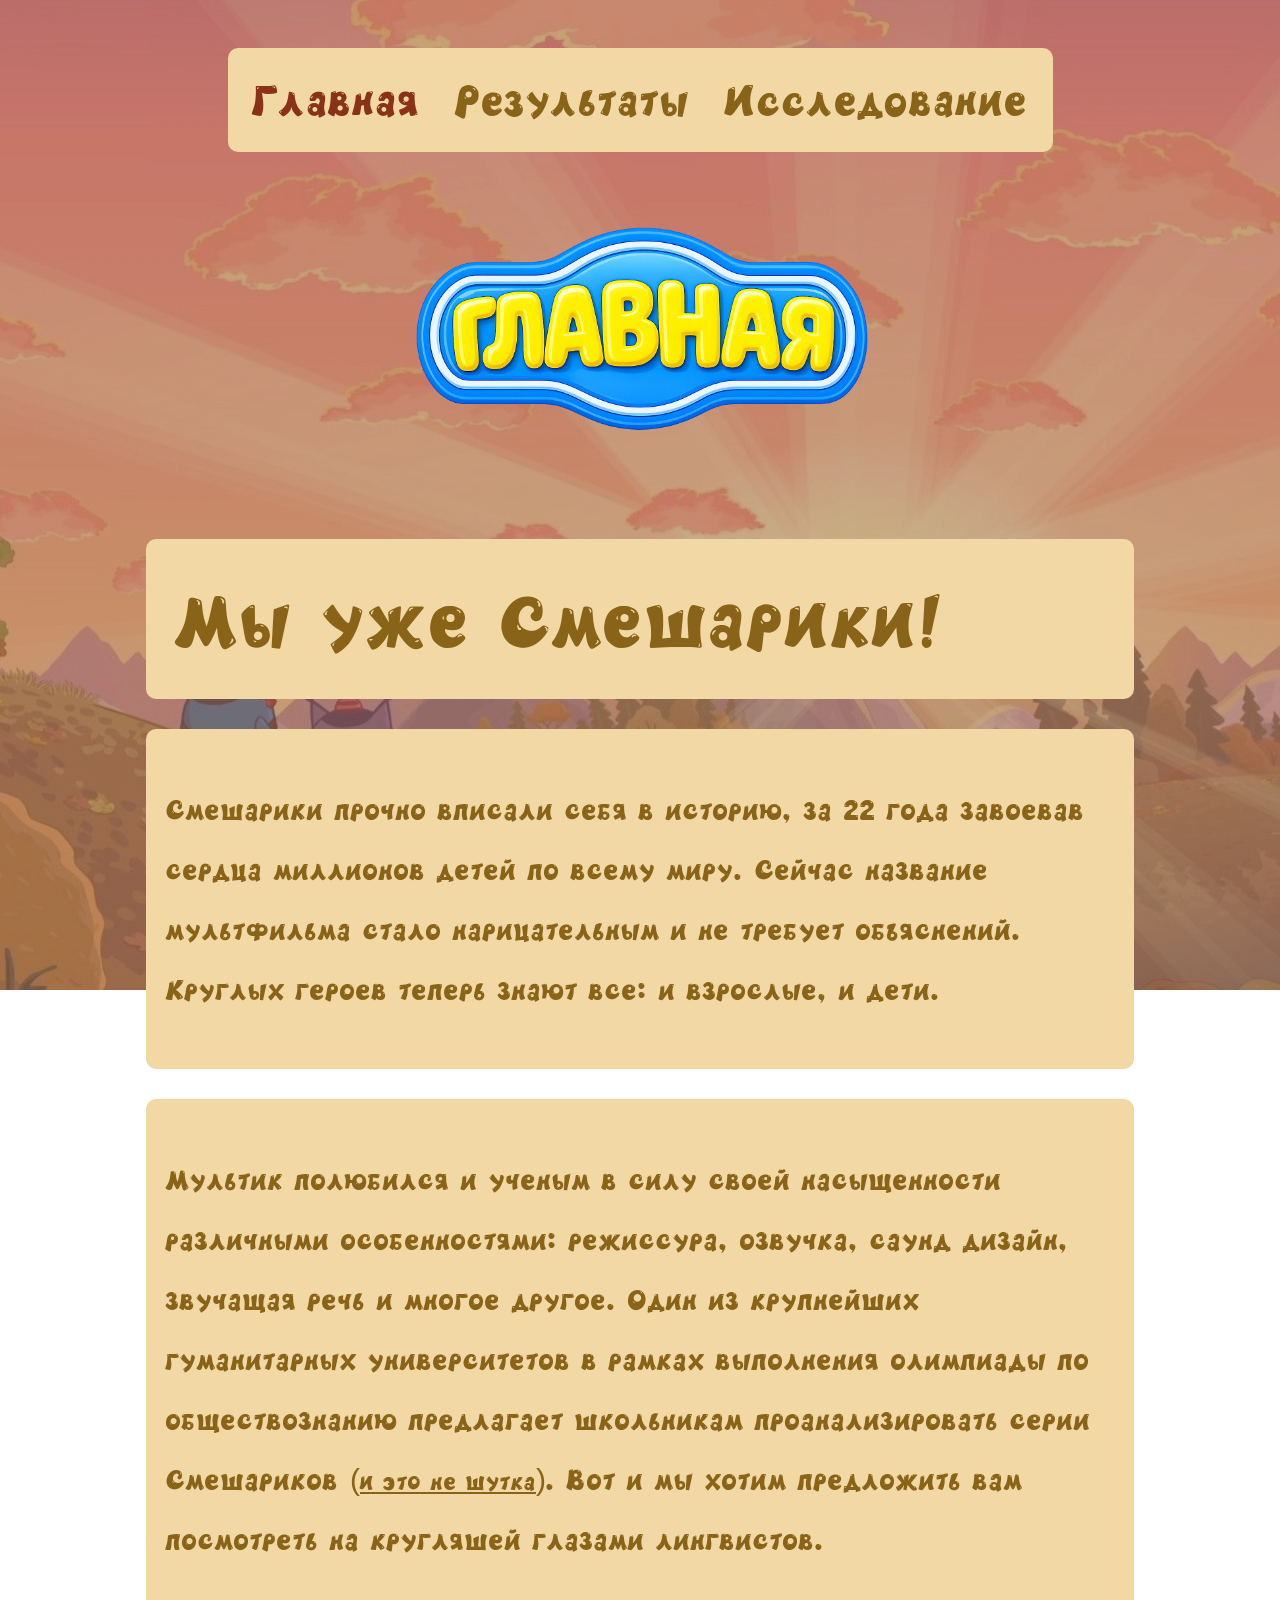
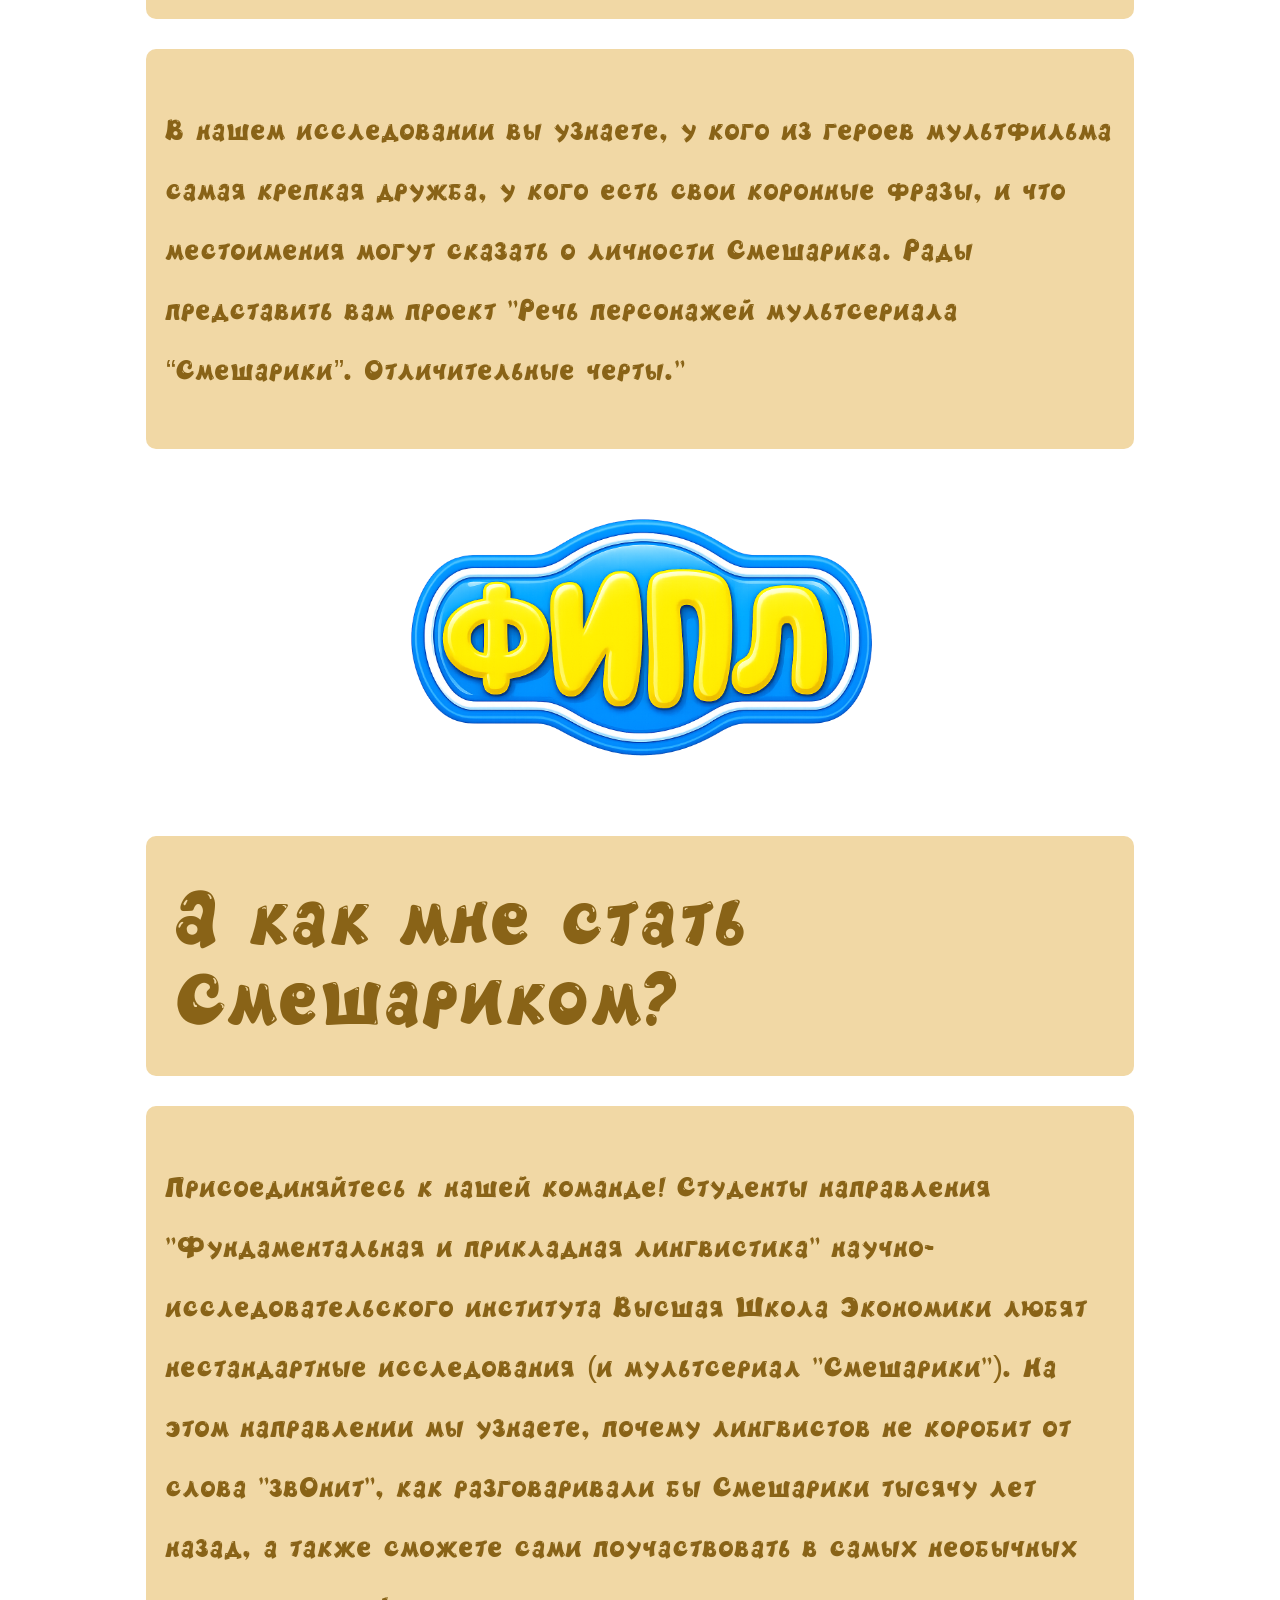
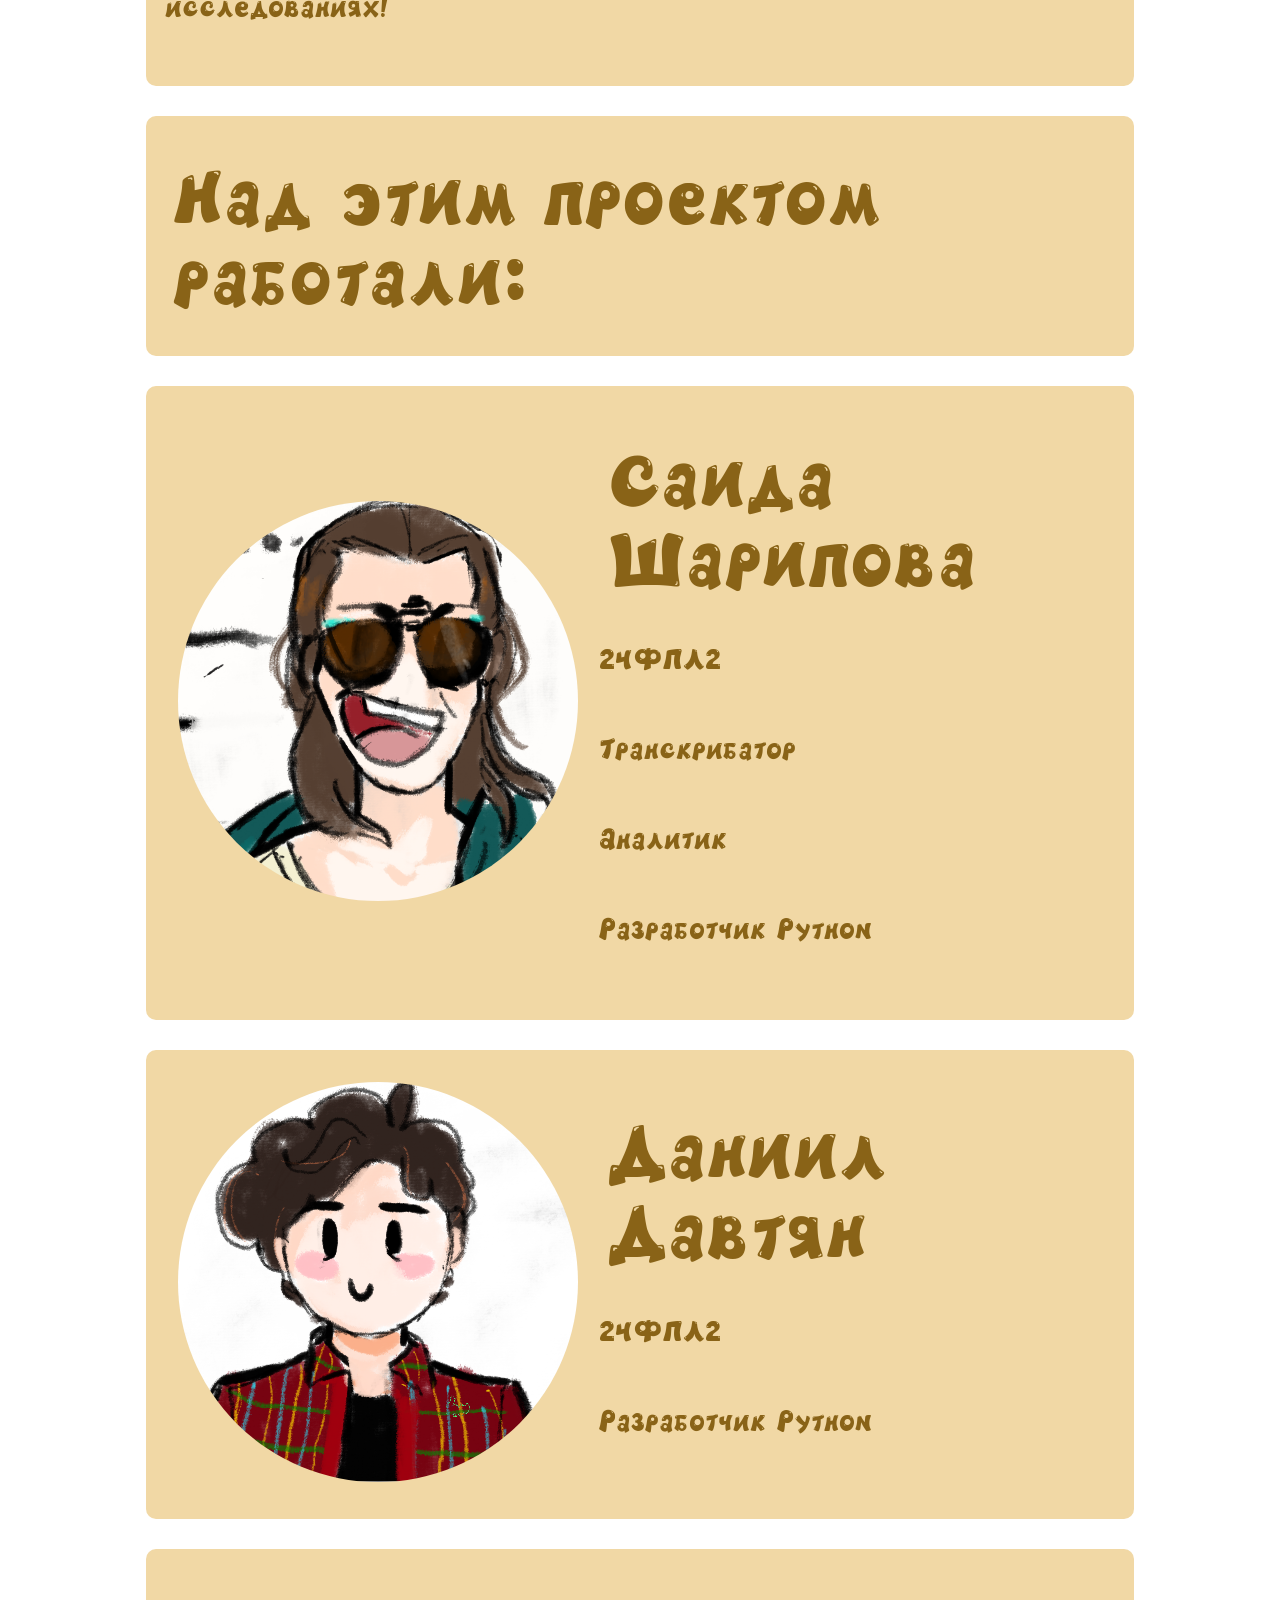
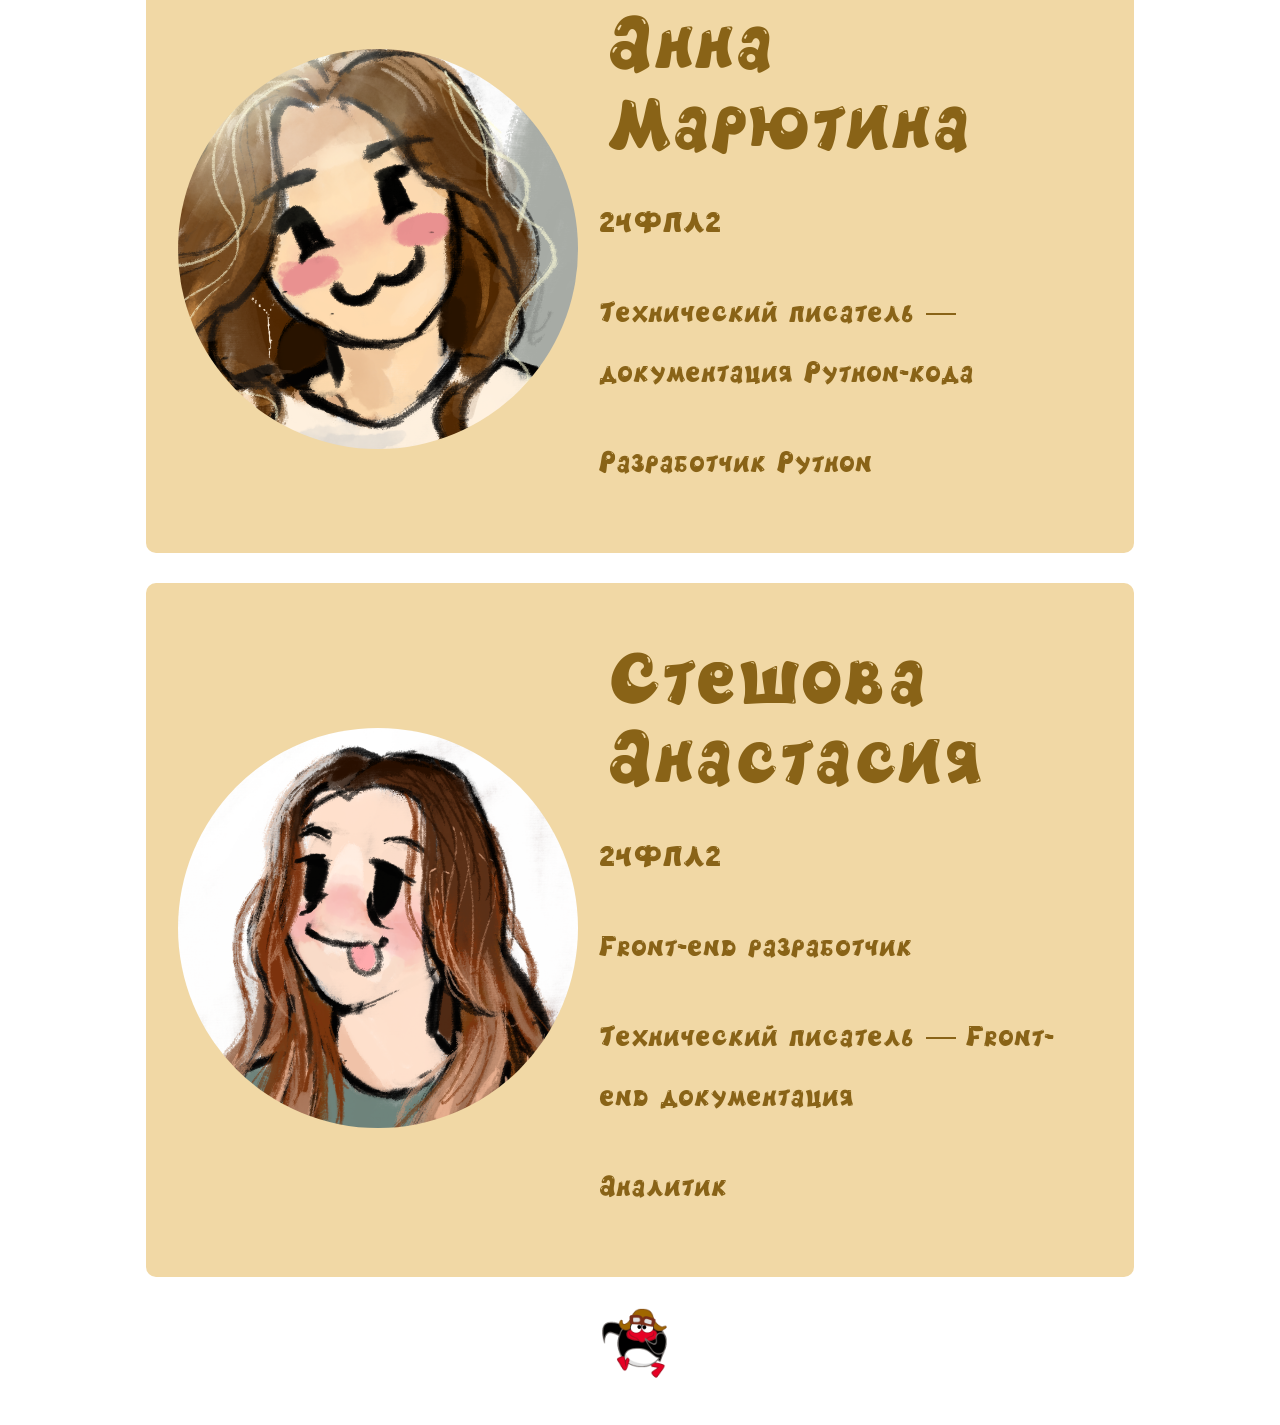
<file: index.html>
<!DOCTYPE html>
<html lang="en">
<head>
    <meta charset="UTF-8">
    <meta name="viewport" content="width=device-width, initial-scale=1.0">
    <link rel="stylesheet" href="styles/style.css">
    <title>Я уже смешарик</title>
</head>
<body>
    <table class="nav_table" id="header">
        <tr>
            <td><a href="index.html" class="nav_current">Главная</a></td>
            <td><a href="krosh.html" class="nav_link">Результаты</a></td>
            <td><a href="repo.html" class="nav_link">Исследование</a></td>
        </tr>
    </table>

    <img class="decor" src="styles/imgs/main.png">
    <div class="main_div">
        <p class="header1">Мы уже Смешарики!</p>
    </div>
    <div class="main_div">
        <p class="text">Смешарики прочно вписали себя в историю, за 22 года завоевав сердца миллионов детей по всему миру. Сейчас название мультфильма стало нарицательным и не требует объяснений. Круглых героев теперь знают все: и взрослые, и дети.</p>
    </div>
    <div class="main_div">
        <p class="text">Мультик полюбился и ученым в силу своей насыщенности различными особенностями: режиссура, озвучка, саунд дизайн, звучащая речь и многое другое. Один из крупнейших гуманитарных университетов в рамках выполнения олимпиады по обществознанию предлагает школьникам проанализировать серии Смешариков (<a href="https://rsuh.ru/upload/ido/Olimp/2025-2026/zadaniya/Obsh/%D0%9E%D0%BB%D0%B8%D0%BC%D0%BF%D0%B8%D0%B0%D0%B4%D0%B0%20%D0%A0%D0%93%D0%93%D0%A3%20%D0%B4%D0%BB%D1%8F%20%D1%88%D0%BA%D0%BE%D0%BB%D1%8C%D0%BD%D0%B8%D0%BA%D0%BE%D0%B2%20%D0%BF%D0%BE%20%D0%BE%D0%B1%D1%89%D0%B5%D1%81%D1%82%D0%B2%D0%BE%D0%B7%D0%BD%D0%B0%D0%BD%D0%B8%D1%8E%202025-2026.%20%D0%97%D0%B0%D0%BA%D0%BB%D1%8E%D1%87.%D1%8D%D1%82%D0%B0%D0%BF.%2011%20%D0%BA%D0%BB%D0%B0%D1%81%D1%81.%20%D0%97%D0%B0%D0%B4%D0%B0%D0%BD%D0%B8%D1%8F.%20%D0%92%D0%B0%D1%80.%20%E2%84%96%2026-%D0%9E%D0%A8-2-11%20%D0%9E%D0%B1%D1%89%D0%B5%D1%81%D1%82%D0%B2%D0%BE%D0%B7%D0%BD%D0%B0%D0%BD%D0%B8%D0%B5-4.pdf">и это не шутка</a>). Вот и мы хотим предложить вам посмотреть на кругляшей глазами лингвистов.</p>
    </div>
    <div class="main_div">
        <p class="text">В нашем исследовании вы узнаете, у кого из героев мультфильма самая крепкая дружба, у кого есть свои коронные фразы, и что местоимения могут сказать о личности Смешарика. Рады представить вам проект "Речь персонажей мультсериала “Смешарики”. Отличительные черты."</p>
    </div>
    <img class="decor" src="styles/imgs/fipl.png">
    <div class="main_div">
        <p class="header1">А как мне стать Смешариком?</p>
    </div>
    <div class="main_div">
        <p class="text">Присоединяйтесь к нашей команде! Студенты направления "Фундаментальная и прикладная лингвистика" научно-исследовательского института Высшая Школа Экономики любят нестандартные исследования (и мультсериал "Смешарики"). На этом направлении мы узнаете, почему лингвистов не коробит от слова "звОнит", как разговаривали бы Смешарики тысячу лет назад, а также сможете сами поучаствовать в самых необычных исследованиях!</p>
    </div>
    <div class="main_div">
        <p class="header1">Над этим проектом работали:</p>
    </div>
    <div class="main_div">
        <table>
            <td>
                <img class="frame" src="styles/imgs/saida.png">
            </td>
            <td>
                <p class="header1">Саида Шарипова</p>
                <p class="text">24ФПЛ2</p>
                <p class="text"></p>
                <p class="text">Транскрибатор</p>
                <p class="text">Аналитик</p>
                <p class="text">Разработчик Python</p>
            </td>
        </table>
    </div>
    <div class="main_div">
        <table>
            <td>
                <img class="frame" src="styles/imgs/daniil.png">
            </td>
            <td>
                <p class="header1">Даниил Давтян</p>
                <p class="text">24ФПЛ2</p>
                <p class="text"></p>
                <p class="text">Разработчик Python</p>
            </td>
        </table>
    </div>
    <div class="main_div">
        <table>
            <td>
                <img class="frame" src="styles/imgs/anya.png">
            </td>
            <td>
                <p class="header1">Анна Марютина</p>
                <p class="text">24ФПЛ2</p>
                <p class="text"></p>
                <p class="text">Технический писатель — документация Python-кода</p>
                <p class="text">Разработчик Python</p>
            </td>
        </table>
    </div>
    <div class="main_div">
        <table>
            <td>
                <img class="frame" src="styles/imgs/stacy.png">
            </td>
            <td>
                <p class="header1">Стешова Анастасия</p>
                <p class="text">24ФПЛ2</p>
                <p class="text"></p>
                <p class="text">Front-end разработчик</p>
                <p class="text">Технический писатель — Front-end документация</p>
                <p class="text">Аналитик</p>
            </td>
        </table>
    </div>
    <a href="#header"><img src="styles/imgs/pin_run.gif" class="mini"></a>
</body>
</html>
</file>
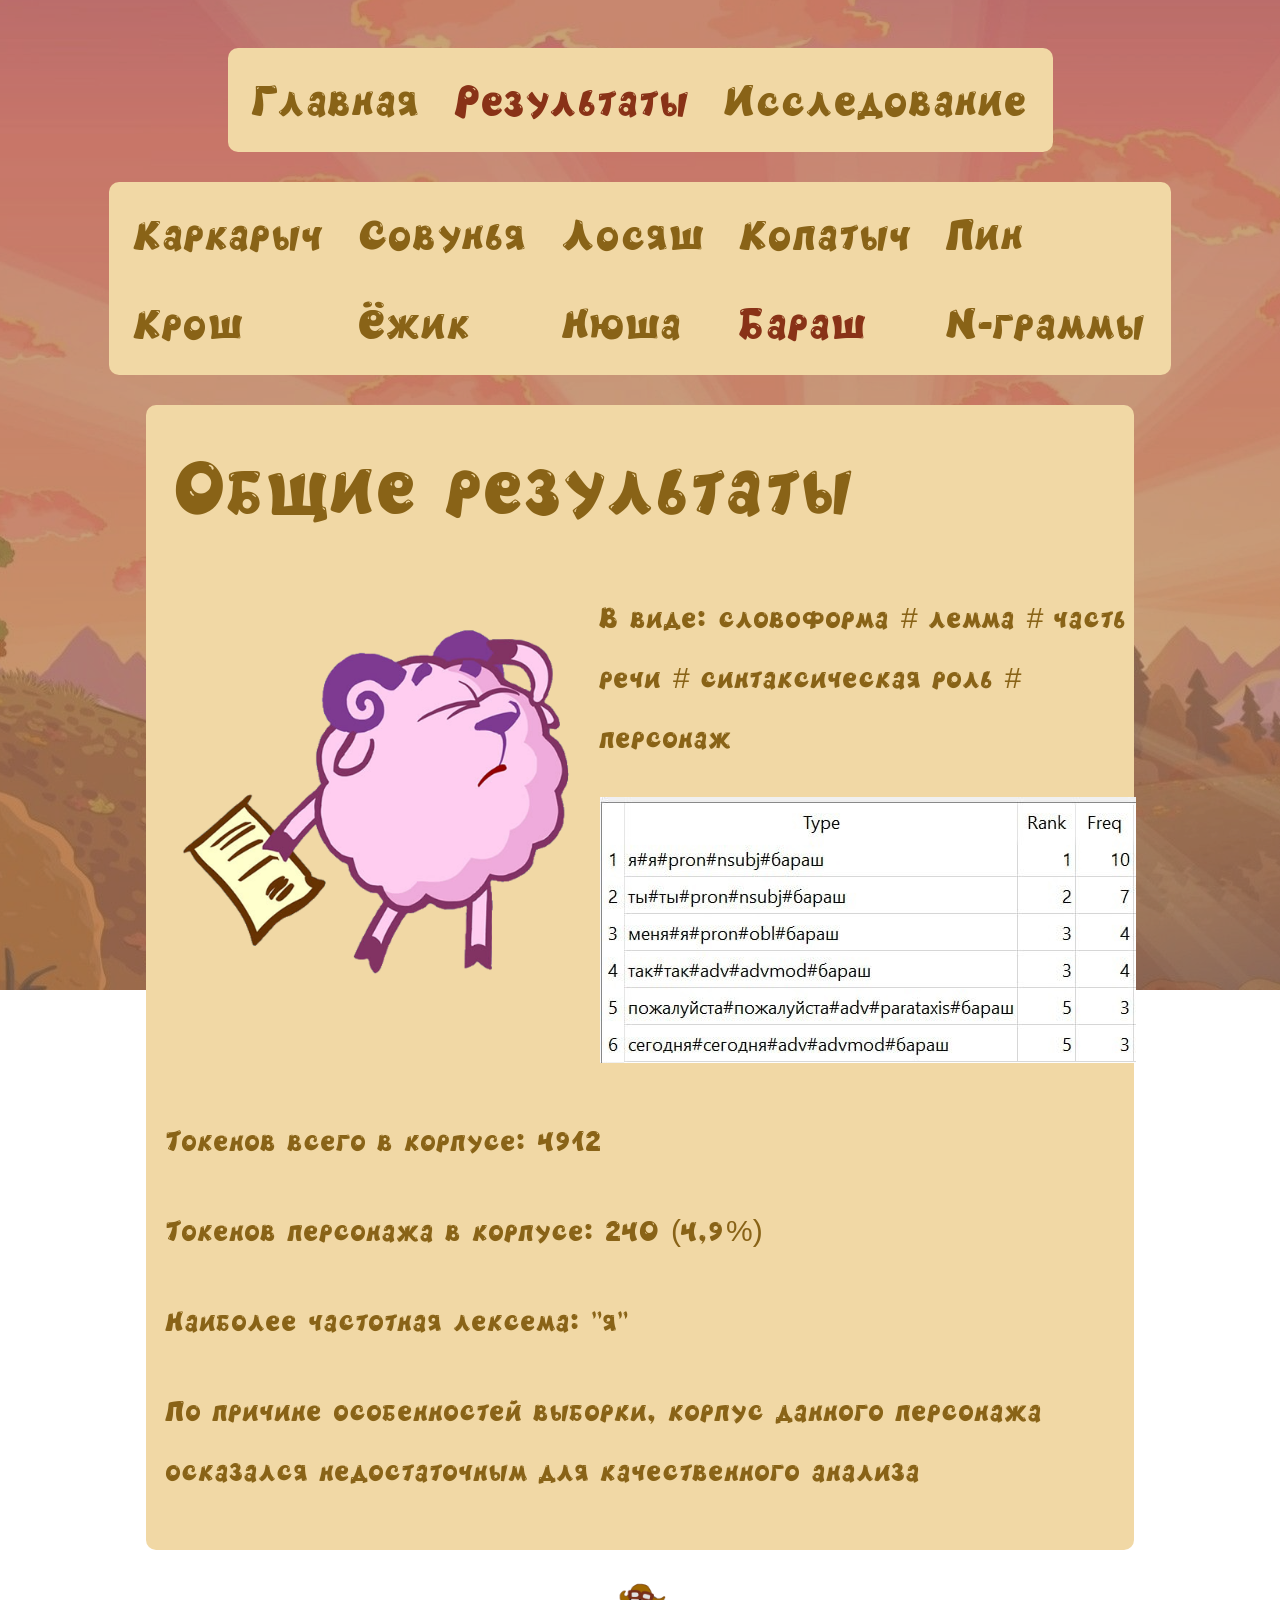
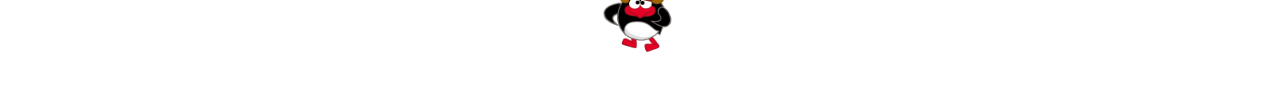
<file: barash.html>
<!DOCTYPE html>
<html lang="en">
<head>
    <meta charset="UTF-8">
    <meta name="viewport" content="width=device-width, initial-scale=1.0">
    <link rel="stylesheet" href="styles/style.css">
    <title>Бараш</title>
</head>
<body>
    <table class="nav_table" id="header">
        <tr>
            <td><a href="index.html" class="nav_link">Главная</a></td>
            <td><a href="krosh.html" class="nav_current">Результаты</a></td>
            <td><a href="repo.html" class="nav_link">Исследование</a></td>
        </tr>
    </table>

    <table class="nav_table" id="header">
        <tr>
            <td><a href="karich.html" class="nav_link">Каркарыч</a></td>
            <td><a href="sovunya.html" class="nav_link">Совунья</a></td>
            <td><a href="losyash.html" class="nav_link">Лосяш</a></td>
            <td><a href="kopatich.html" class="nav_link">Копатыч</a></td>
            <td><a href="pin.html" class="nav_link">Пин</a></td>
        </tr>
        <tr>
            <td><a href="krosh.html" class="nav_link">Крош</a></td>
            <td><a href="yozhik.html" class="nav_link">Ёжик</a></td>
            <td><a href="nyusha.html" class="nav_link">Нюша</a></td>
            <td><a href="barash.html" class="nav_current">Бараш</a></td>
            <td><a href="ngram.html" class="nav_link">N-граммы</a></td>
        </tr>
    </table>

    <div class="main_div">
        <p class="header1">Общие результаты</p>
        <table>
            <tr>
                <td>
                    <img class="portrait" src="styles/imgs/barash.png">
                </td>
                <td>
                    <p class="text">В виде: словоформа # лемма # часть речи # синтаксическая роль # персонаж</p>
                    <img src="styles/imgs/barash_res.jpg">
                </td>
            </tr>
        </table>
        <p class="text">Токенов всего в корпусе: 4912</p>
        <p class="text">Токенов персонажа в корпусе: 240 (4,9%)</p>
        <p class="text">Наиболее частотная лексема: "я"</p>
        <p class="text">По причине особенностей выборки, корпус данного персонажа осказался недостаточным для качественного анализа</p>
    </div>
    <a href="#header"><img src="styles/imgs/pin_run.gif" class="mini"></a>
</body>
</html>
</file>
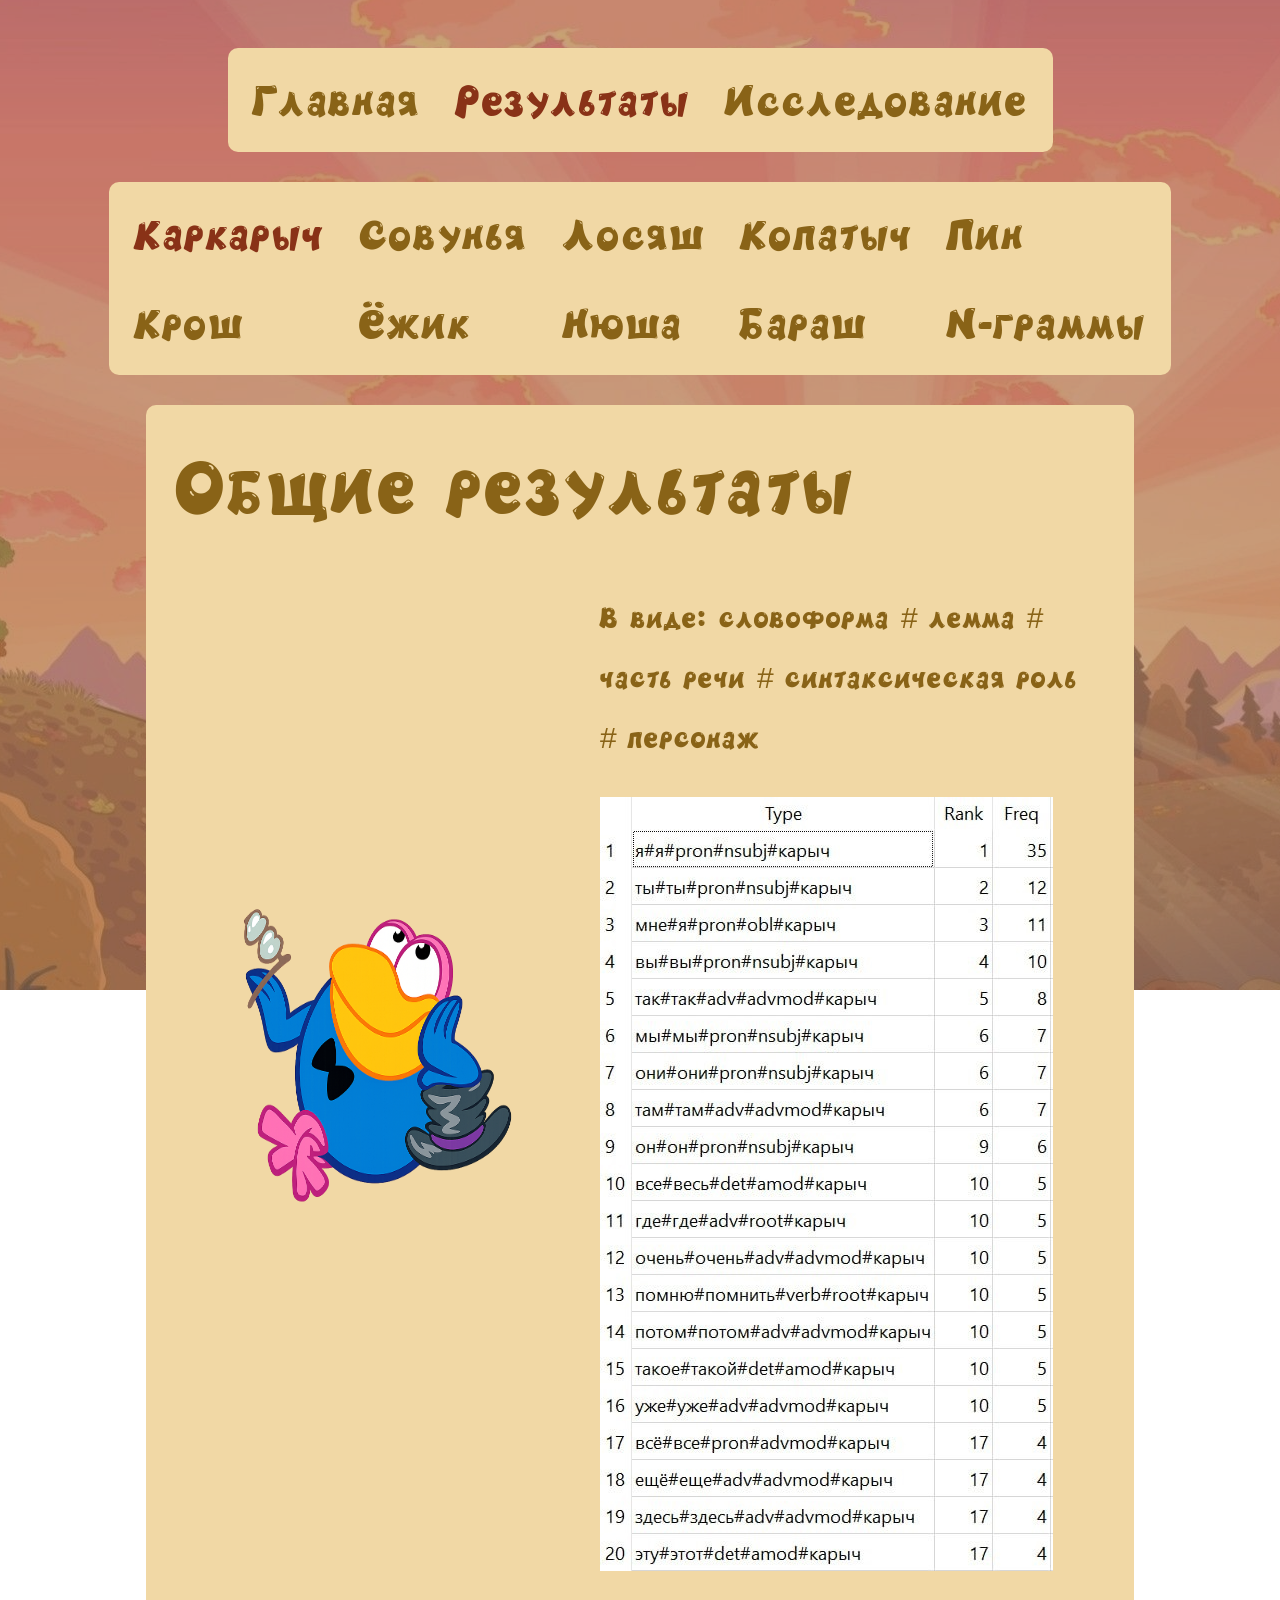
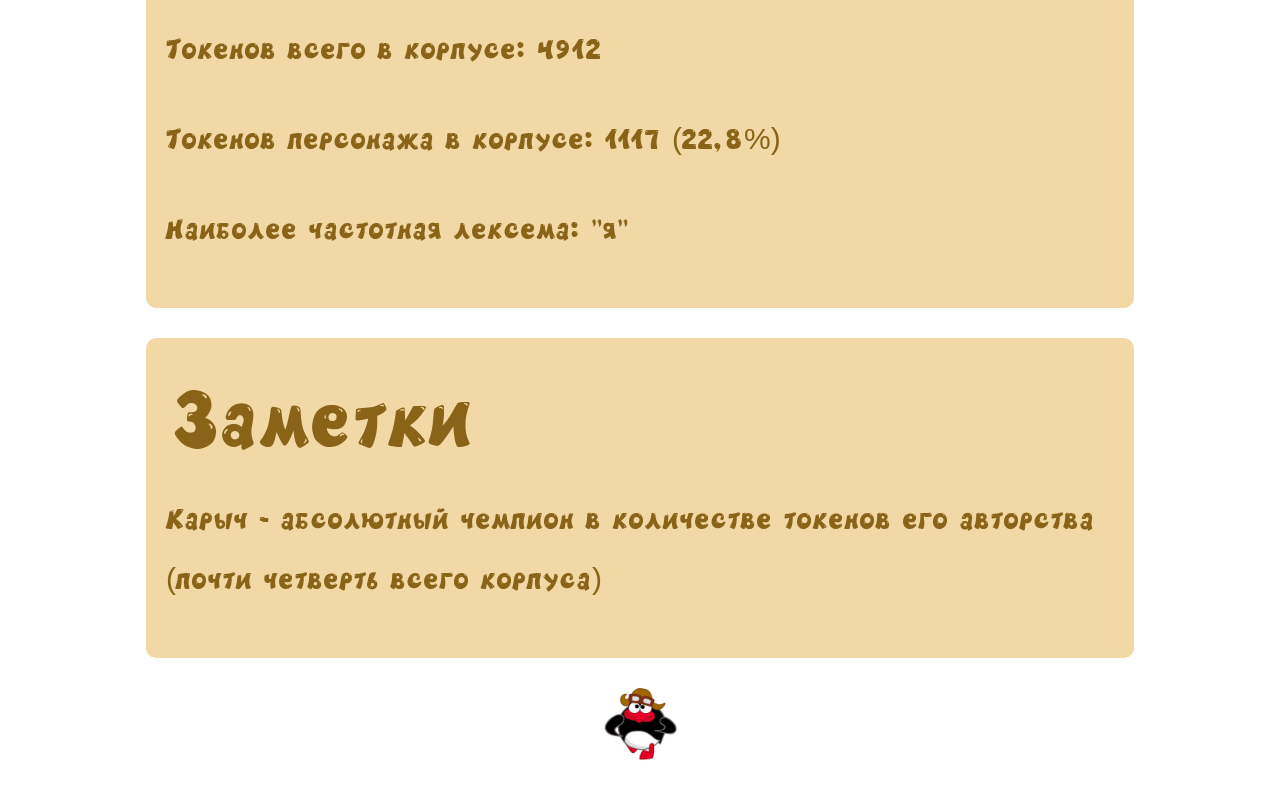
<file: karich.html>
<!DOCTYPE html>
<html lang="en">
<head>
    <meta charset="UTF-8">
    <meta name="viewport" content="width=device-width, initial-scale=1.0">
    <link rel="stylesheet" href="styles/style.css">
    <title>Карыч</title>
</head>
<body>
    <table class="nav_table" id="header">
        <tr>
            <td><a href="index.html" class="nav_link">Главная</a></td>
            <td><a href="krosh.html" class="nav_current">Результаты</a></td>
            <td><a href="repo.html" class="nav_link">Исследование</a></td>
        </tr>
    </table>

    <table class="nav_table" id="header">
        <tr>
            <td><a href="karich.html" class="nav_current">Каркарыч</a></td>
            <td><a href="sovunya.html" class="nav_link">Совунья</a></td>
            <td><a href="losyash.html" class="nav_link">Лосяш</a></td>
            <td><a href="kopatich.html" class="nav_link">Копатыч</a></td>
            <td><a href="pin.html" class="nav_link">Пин</a></td>
        </tr>
        <tr>
            <td><a href="krosh.html" class="nav_link">Крош</a></td>
            <td><a href="yozhik.html" class="nav_link">Ёжик</a></td>
            <td><a href="nyusha.html" class="nav_link">Нюша</a></td>
            <td><a href="barash.html" class="nav_link">Бараш</a></td>
            <td><a href="ngram.html" class="nav_link">N-граммы</a></td>
        </tr>
    </table>

    <div class="main_div">
        <p class="header1">Общие результаты</p>
        <table>
            <tr>
                <td>
                    <img class="portrait" src="styles/imgs/karich.png">
                </td>
                <td>
                    <p class="text">В виде: словоформа # лемма # часть речи # синтаксическая роль # персонаж</p>
                    <img src="styles/imgs/karich_res.jpg">
                </td>
            </tr>
        </table>
        <p class="text">Токенов всего в корпусе: 4912</p>
        <p class="text">Токенов персонажа в корпусе: 1117 (22,8%)</p>
        <p class="text">Наиболее частотная лексема: "я"</p>
    </div>
    <div class="main_div">
        <p class="header1">Заметки</p>
        <p class="text">Карыч - абсолютный чемпион в количестве токенов его авторства (почти четверть всего корпуса)</p>
    </div>
    <a href="#header"><img src="styles/imgs/pin_run.gif" class="mini"></a>
</body>
</html>
</file>
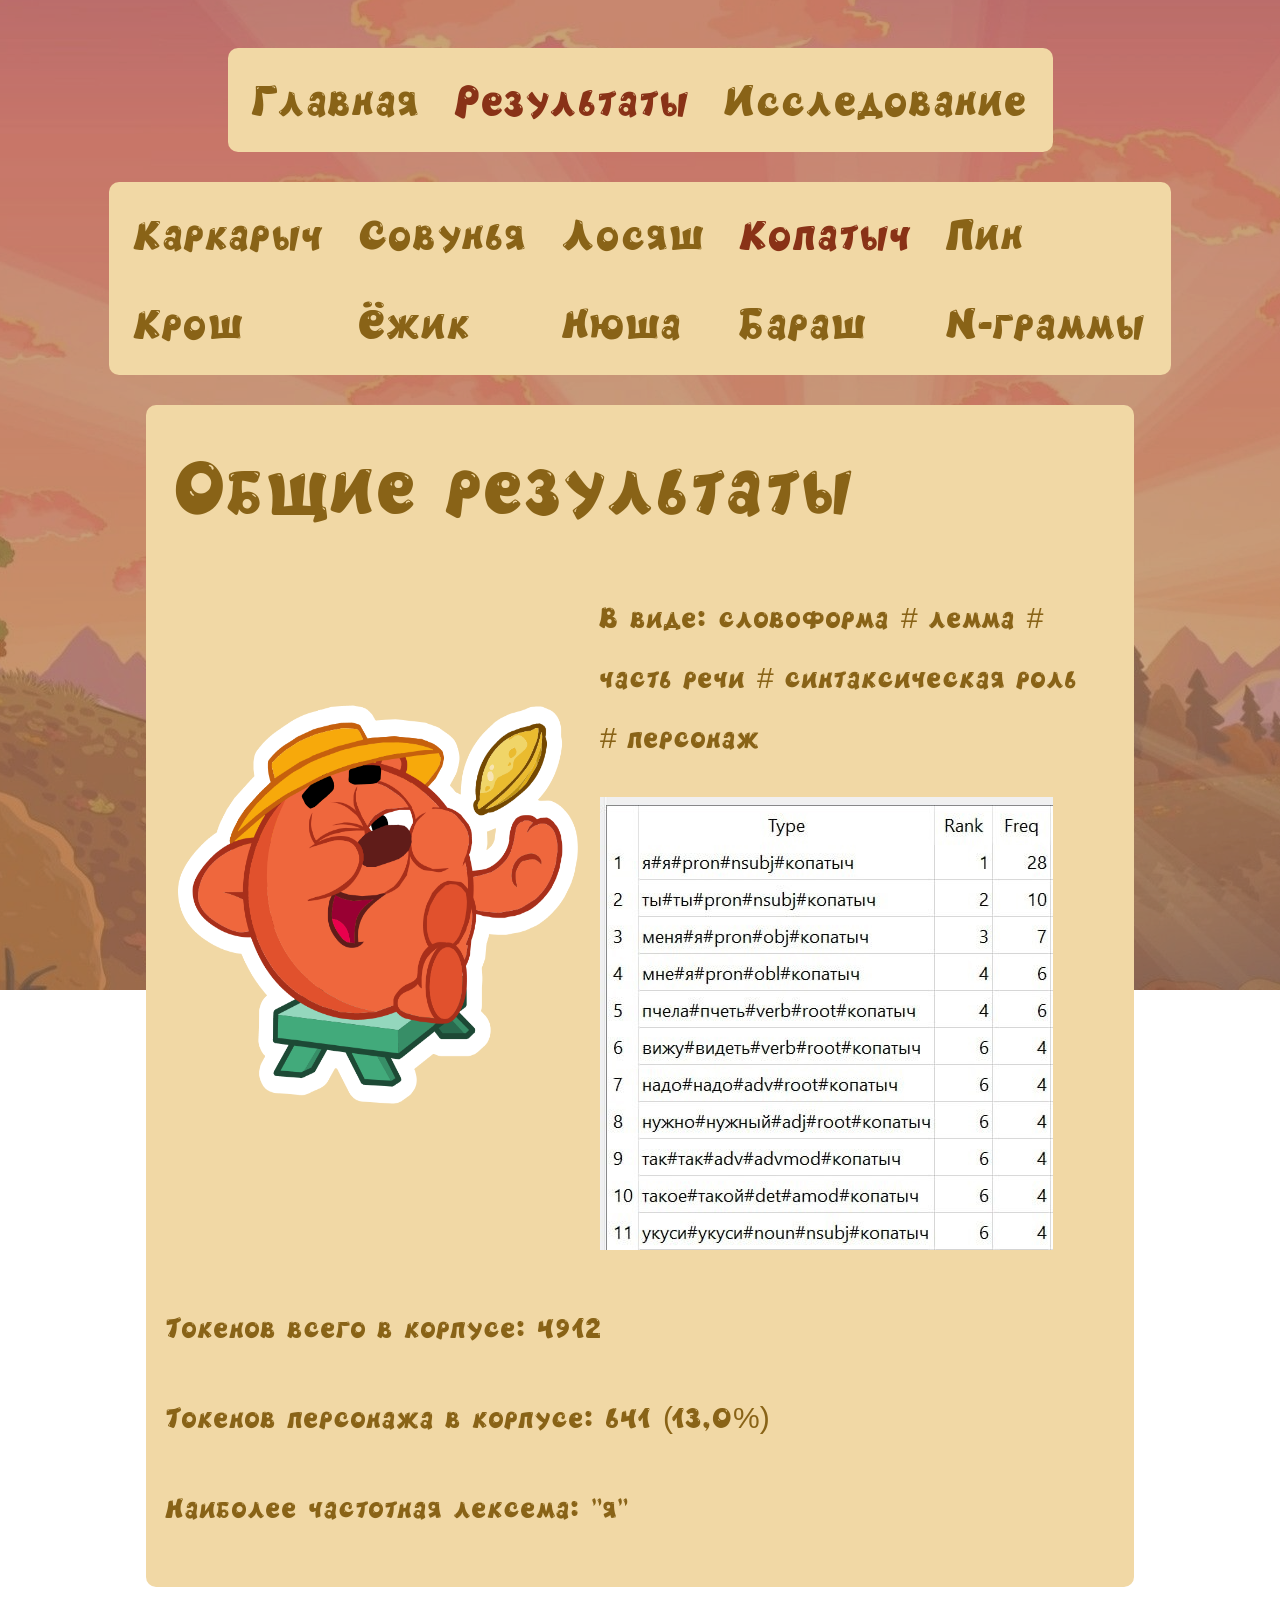
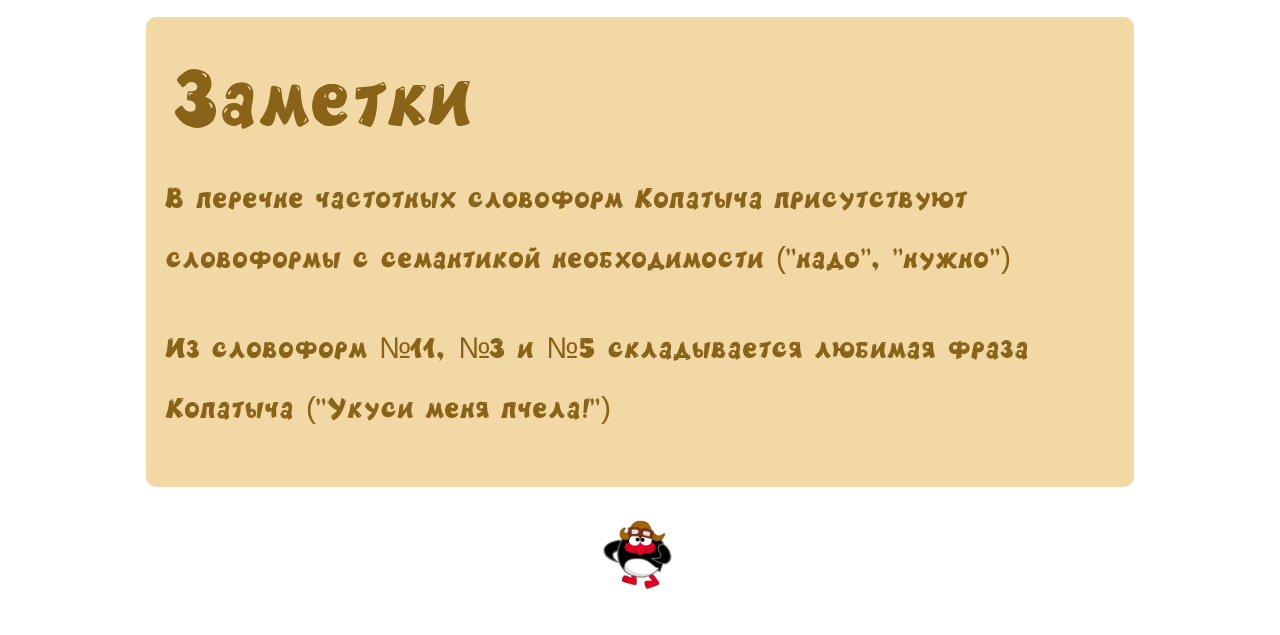
<file: kopatich.html>
<!DOCTYPE html>
<html lang="en">
<head>
    <meta charset="UTF-8">
    <meta name="viewport" content="width=device-width, initial-scale=1.0">
    <link rel="stylesheet" href="styles/style.css">
    <title>Копатыч</title>
</head>
<body>
    <table class="nav_table" id="header">
        <tr>
            <td><a href="index.html" class="nav_link">Главная</a></td>
            <td><a href="krosh.html" class="nav_current">Результаты</a></td>
            <td><a href="repo.html" class="nav_link">Исследование</a></td>
        </tr>
    </table>

    <table class="nav_table" id="header">
        <tr>
            <td><a href="karich.html" class="nav_link">Каркарыч</a></td>
            <td><a href="sovunya.html" class="nav_link">Совунья</a></td>
            <td><a href="losyash.html" class="nav_link">Лосяш</a></td>
            <td><a href="kopatich.html" class="nav_current">Копатыч</a></td>
            <td><a href="pin.html" class="nav_link">Пин</a></td>
        </tr>
        <tr>
            <td><a href="krosh.html" class="nav_link">Крош</a></td>
            <td><a href="yozhik.html" class="nav_link">Ёжик</a></td>
            <td><a href="nyusha.html" class="nav_link">Нюша</a></td>
            <td><a href="barash.html" class="nav_link">Бараш</a></td>
            <td><a href="ngram.html" class="nav_link">N-граммы</a></td>
        </tr>
    </table>

    <div class="main_div">
        <p class="header1">Общие результаты</p>
        <table>
            <tr>
                <td>
                    <img class="portrait" src="styles/imgs/kopatich.png">
                </td>
                <td>
                    <p class="text">В виде: словоформа # лемма # часть речи # синтаксическая роль # персонаж</p>
                    <img src="styles/imgs/kopatich_res.jpg">
                </td>
            </tr>
        </table>
        <p class="text">Токенов всего в корпусе: 4912</p>
        <p class="text">Токенов персонажа в корпусе: 641 (13,0%)</p>
        <p class="text">Наиболее частотная лексема: "я"</p>
    </div>
    <div class="main_div">
        <p class="header1">Заметки</p>
        <p class="text">В перечне частотных словоформ Копатыча присутствуют словоформы с семантикой необходимости ("надо", "нужно")</p>
        <p class="text">Из словоформ №11, №3 и №5 складывается любимая фраза Копатыча ("Укуси меня пчела!")</p>
    </div>
    <a href="#header"><img src="styles/imgs/pin_run.gif" class="mini"></a>
</body>
</html>
</file>
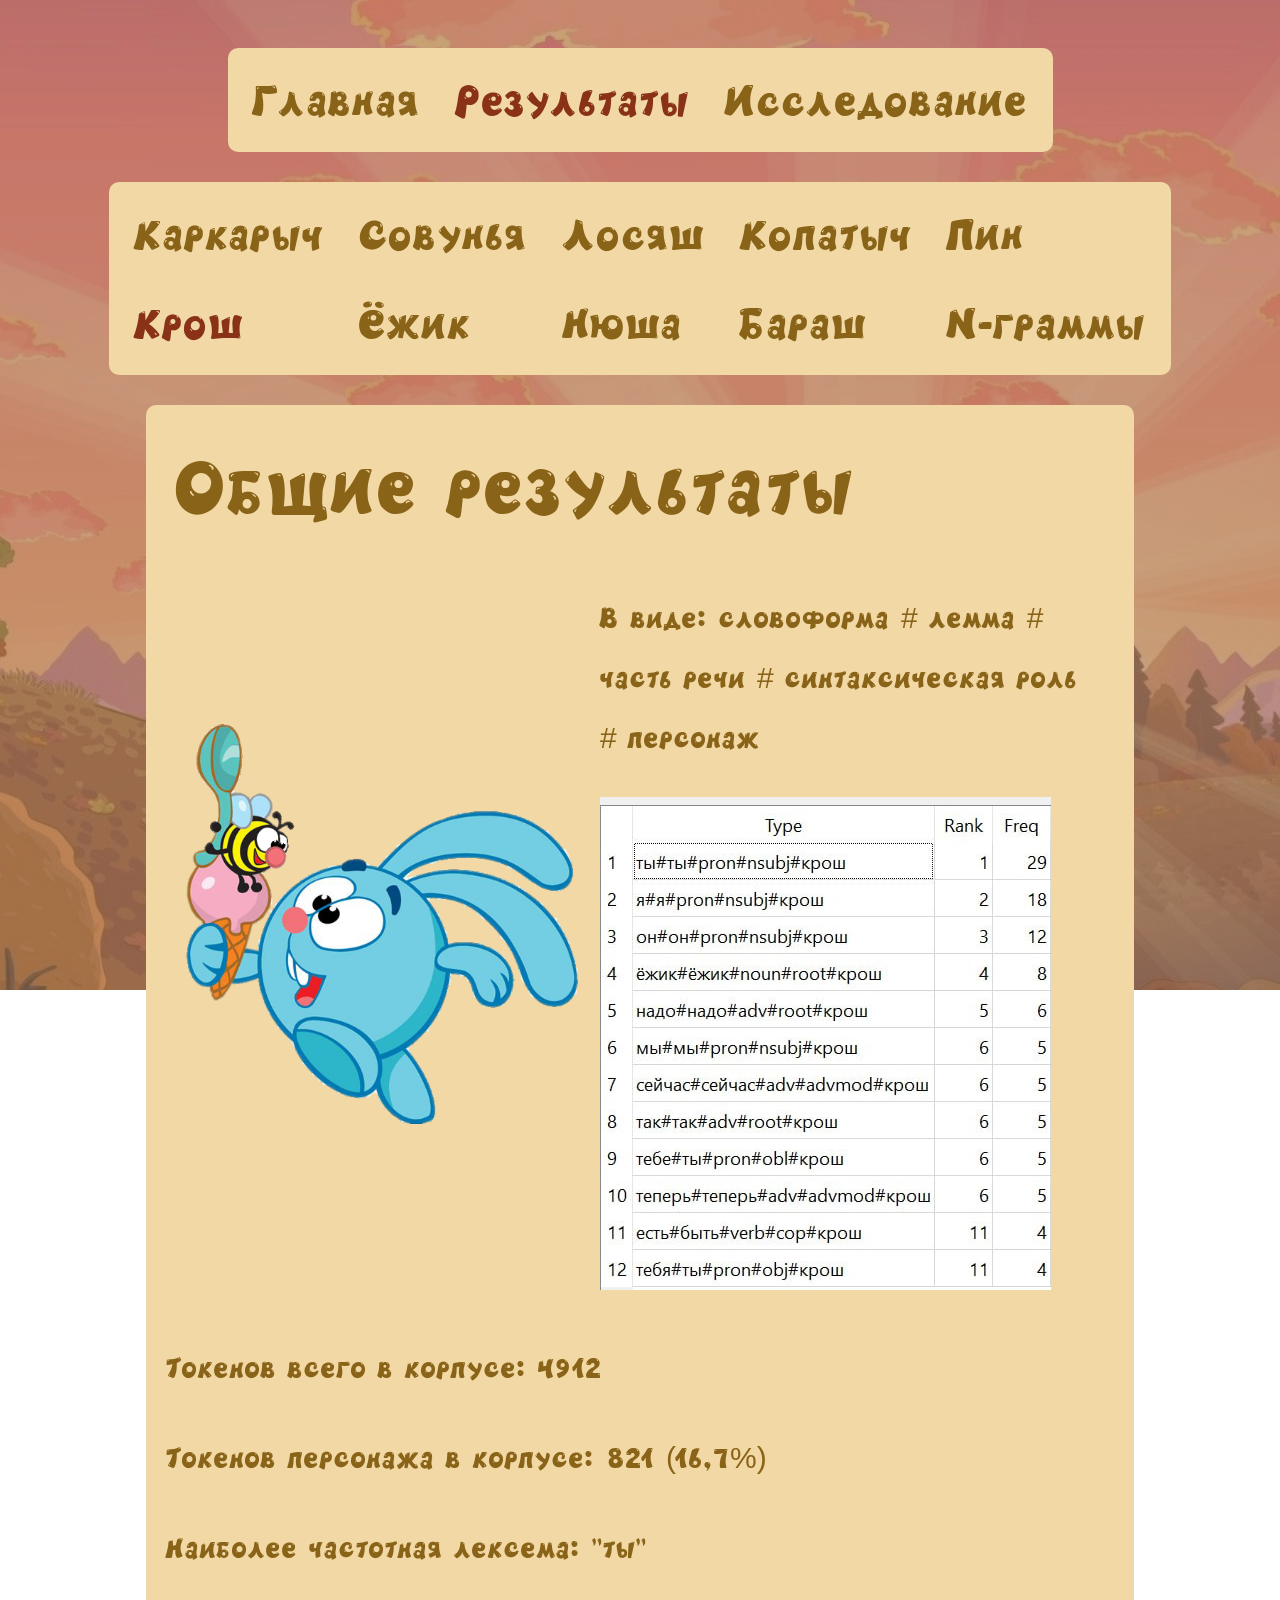
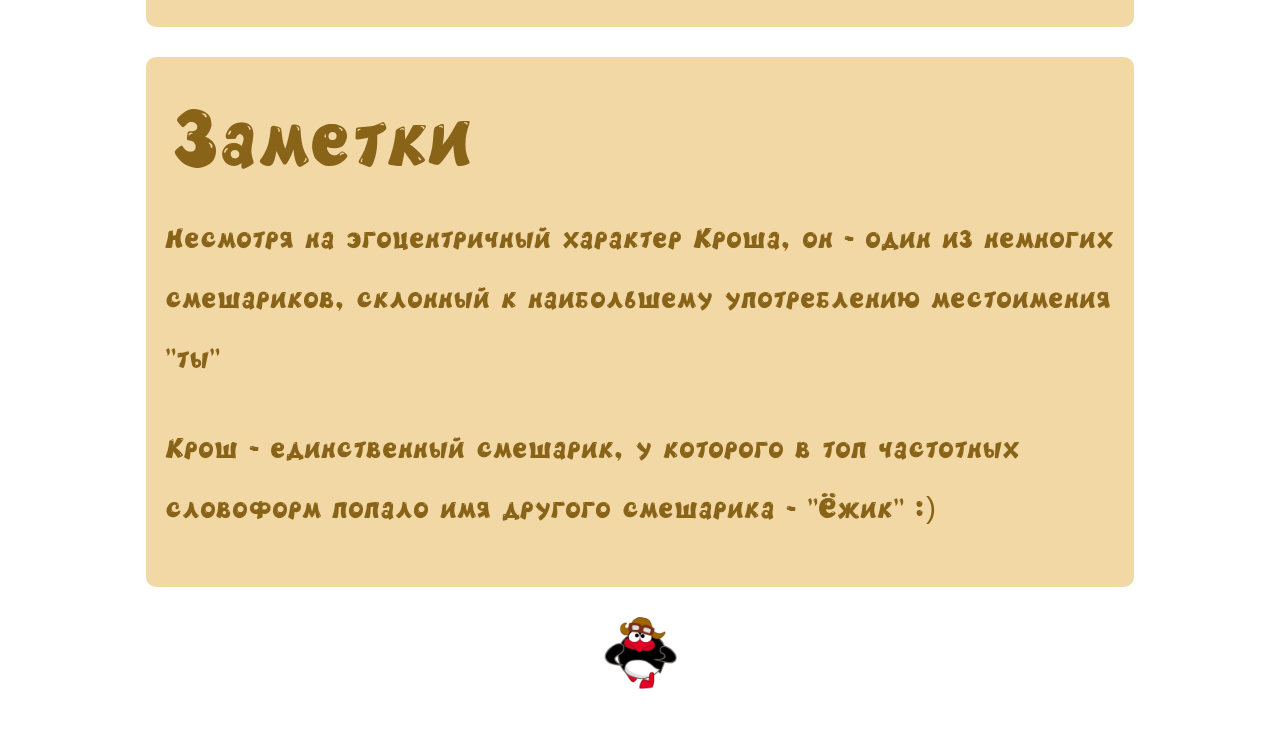
<file: krosh.html>
<!DOCTYPE html>
<html lang="en">
<head>
    <meta charset="UTF-8">
    <meta name="viewport" content="width=device-width, initial-scale=1.0">
    <link rel="stylesheet" href="styles/style.css">
    <title>Крош</title>
</head>
<body>
    <table class="nav_table" id="header">
        <tr>
            <td><a href="index.html" class="nav_link">Главная</a></td>
            <td><a href="krosh.html" class="nav_current">Результаты</a></td>
            <td><a href="repo.html" class="nav_link">Исследование</a></td>
        </tr>
    </table>

    <table class="nav_table" id="header">
        <tr>
            <td><a href="karich.html" class="nav_link">Каркарыч</a></td>
            <td><a href="sovunya.html" class="nav_link">Совунья</a></td>
            <td><a href="losyash.html" class="nav_link">Лосяш</a></td>
            <td><a href="kopatich.html" class="nav_link">Копатыч</a></td>
            <td><a href="pin.html" class="nav_link">Пин</a></td>
        </tr>
        <tr>
            <td><a href="krosh.html" class="nav_current">Крош</a></td>
            <td><a href="yozhik.html" class="nav_link">Ёжик</a></td>
            <td><a href="nyusha.html" class="nav_link">Нюша</a></td>
            <td><a href="barash.html" class="nav_link">Бараш</a></td>
            <td><a href="ngram.html" class="nav_link">N-граммы</a></td>
        </tr>
    </table>

    <div class="main_div">
        <p class="header1">Общие результаты</p>
        <table>
            <tr>
                <td>
                    <img class="portrait" src="styles/imgs/krosh.png">
                </td>
                <td>
                    <p class="text">В виде: словоформа # лемма # часть речи # синтаксическая роль # персонаж</p>
                    <img src="styles/imgs/krosh_res.jpg">
                </td>
            </tr>
        </table>
        <p class="text">Токенов всего в корпусе: 4912</p>
        <p class="text">Токенов персонажа в корпусе: 821 (16,7%)</p>
        <p class="text">Наиболее частотная лексема: "ты"</p>
    </div>
    <div class="main_div">
        <p class="header1">Заметки</p>
        <p class="text">Несмотря на эгоцентричный характер Кроша, он - один из немногих смешариков, склонный к наибольшему употреблению местоимения "ты"</p>
        <p class="text">Крош - единственный смешарик, у которого в топ частотных словоформ попало имя другого смешарика - "Ёжик" :)</p>
    </div>
    <a href="#header"><img src="styles/imgs/pin_run.gif" class="mini"></a>
</body>
</html>
</file>
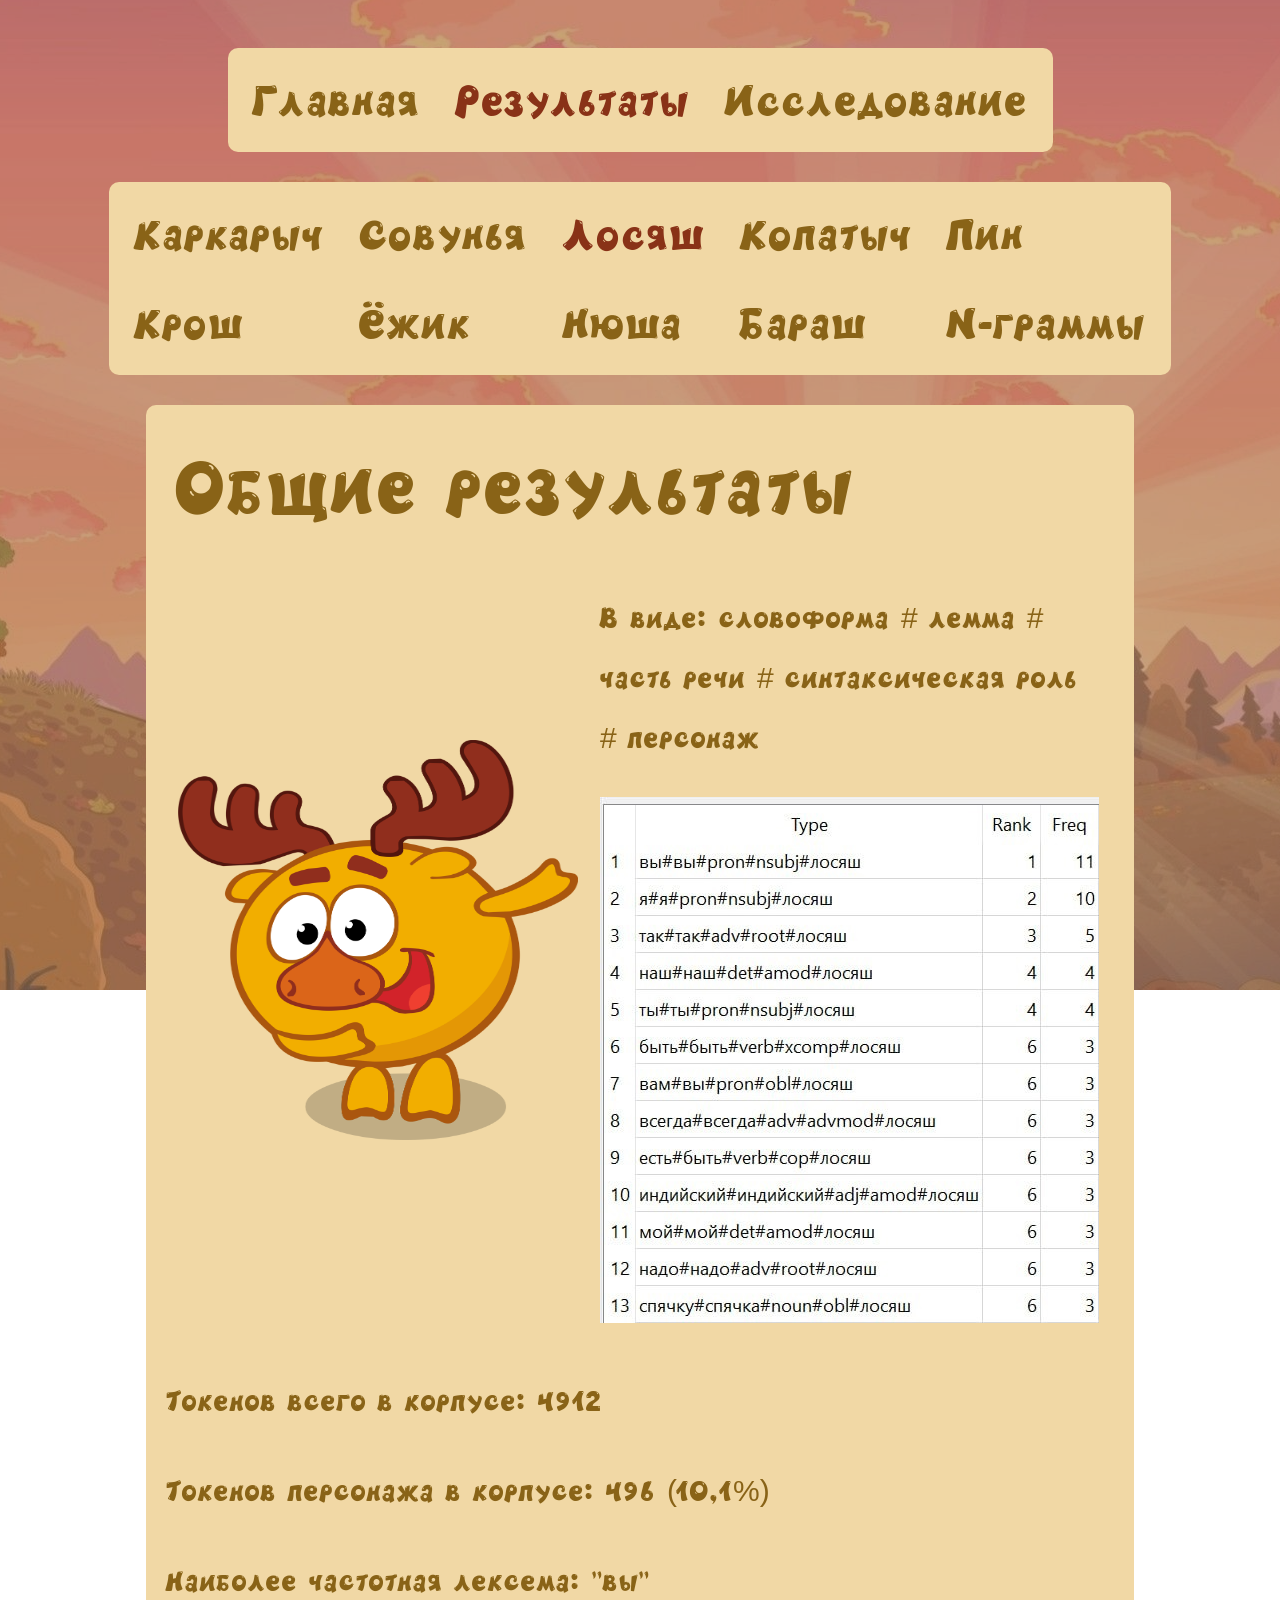
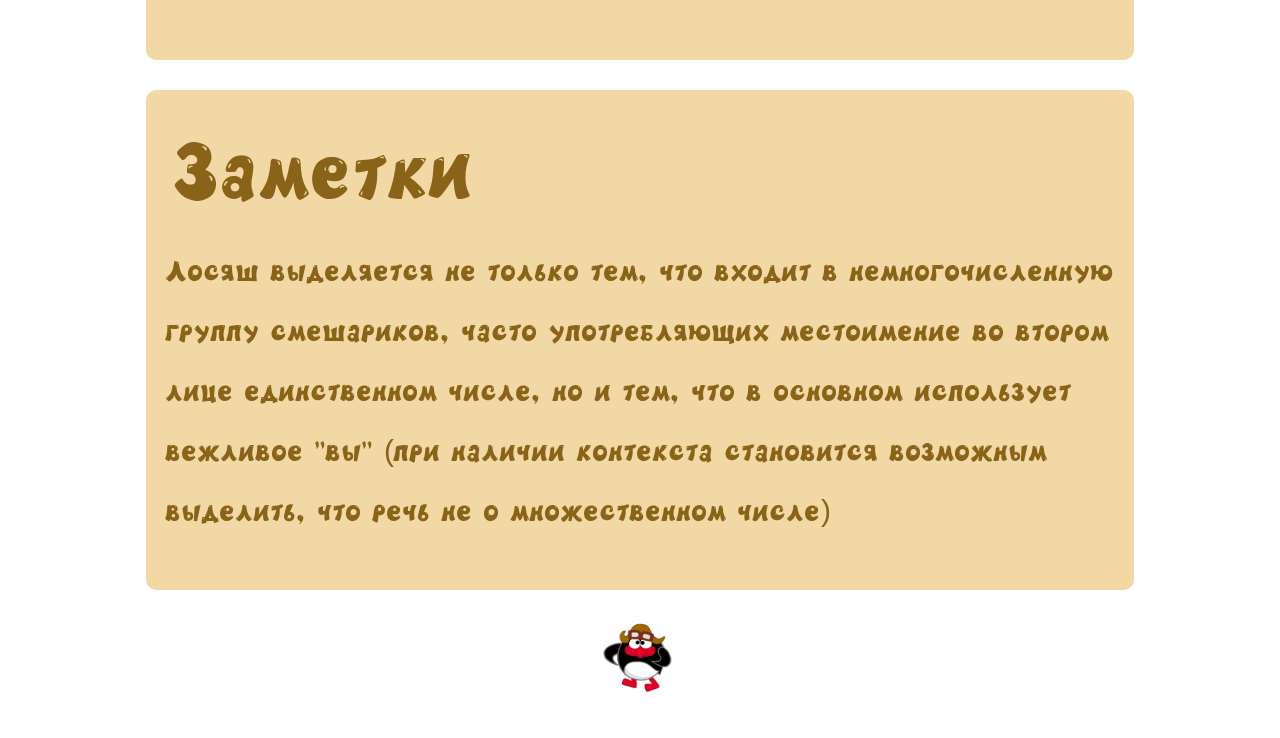
<file: losyash.html>
<!DOCTYPE html>
<html lang="en">
<head>
    <meta charset="UTF-8">
    <meta name="viewport" content="width=device-width, initial-scale=1.0">
    <link rel="stylesheet" href="styles/style.css">
    <title>Лосяш</title>
</head>
<body>
    <table class="nav_table" id="header">
        <tr>
            <td><a href="index.html" class="nav_link">Главная</a></td>
            <td><a href="krosh.html" class="nav_current">Результаты</a></td>
            <td><a href="repo.html" class="nav_link">Исследование</a></td>
        </tr>
    </table>

    <table class="nav_table" id="header">
        <tr>
            <td><a href="karich.html" class="nav_link">Каркарыч</a></td>
            <td><a href="sovunya.html" class="nav_link">Совунья</a></td>
            <td><a href="losyash.html" class="nav_current">Лосяш</a></td>
            <td><a href="kopatich.html" class="nav_link">Копатыч</a></td>
            <td><a href="pin.html" class="nav_link">Пин</a></td>
        </tr>
        <tr>
            <td><a href="krosh.html" class="nav_link">Крош</a></td>
            <td><a href="yozhik.html" class="nav_link">Ёжик</a></td>
            <td><a href="nyusha.html" class="nav_link">Нюша</a></td>
            <td><a href="barash.html" class="nav_link">Бараш</a></td>
            <td><a href="ngram.html" class="nav_link">N-граммы</a></td>
        </tr>
    </table>

    <div class="main_div">
        <p class="header1">Общие результаты</p>
        <table>
            <tr>
                <td>
                    <img class="portrait" src="styles/imgs/losyash.png">
                </td>
                <td>
                    <p class="text">В виде: словоформа # лемма # часть речи # синтаксическая роль # персонаж</p>
                    <img src="styles/imgs/losyash_res.jpg">
                </td>
            </tr>
        </table>
        <p class="text">Токенов всего в корпусе: 4912</p>
        <p class="text">Токенов персонажа в корпусе: 496 (10,1%)</p>
        <p class="text">Наиболее частотная лексема: "вы"</p>
    </div>
    <div class="main_div">
        <p class="header1">Заметки</p>
        <p class="text">Лосяш выделяется не только тем, что входит в немногочисленную группу смешариков, часто употребляющих местоимение во втором лице единственном числе, но и тем, что в основном использует вежливое "вы" (при наличии контекста становится возможным выделить, что речь не о множественном числе)</p>
    </div>
    <a href="#header"><img src="styles/imgs/pin_run.gif" class="mini"></a>
</body>
</html>
</file>
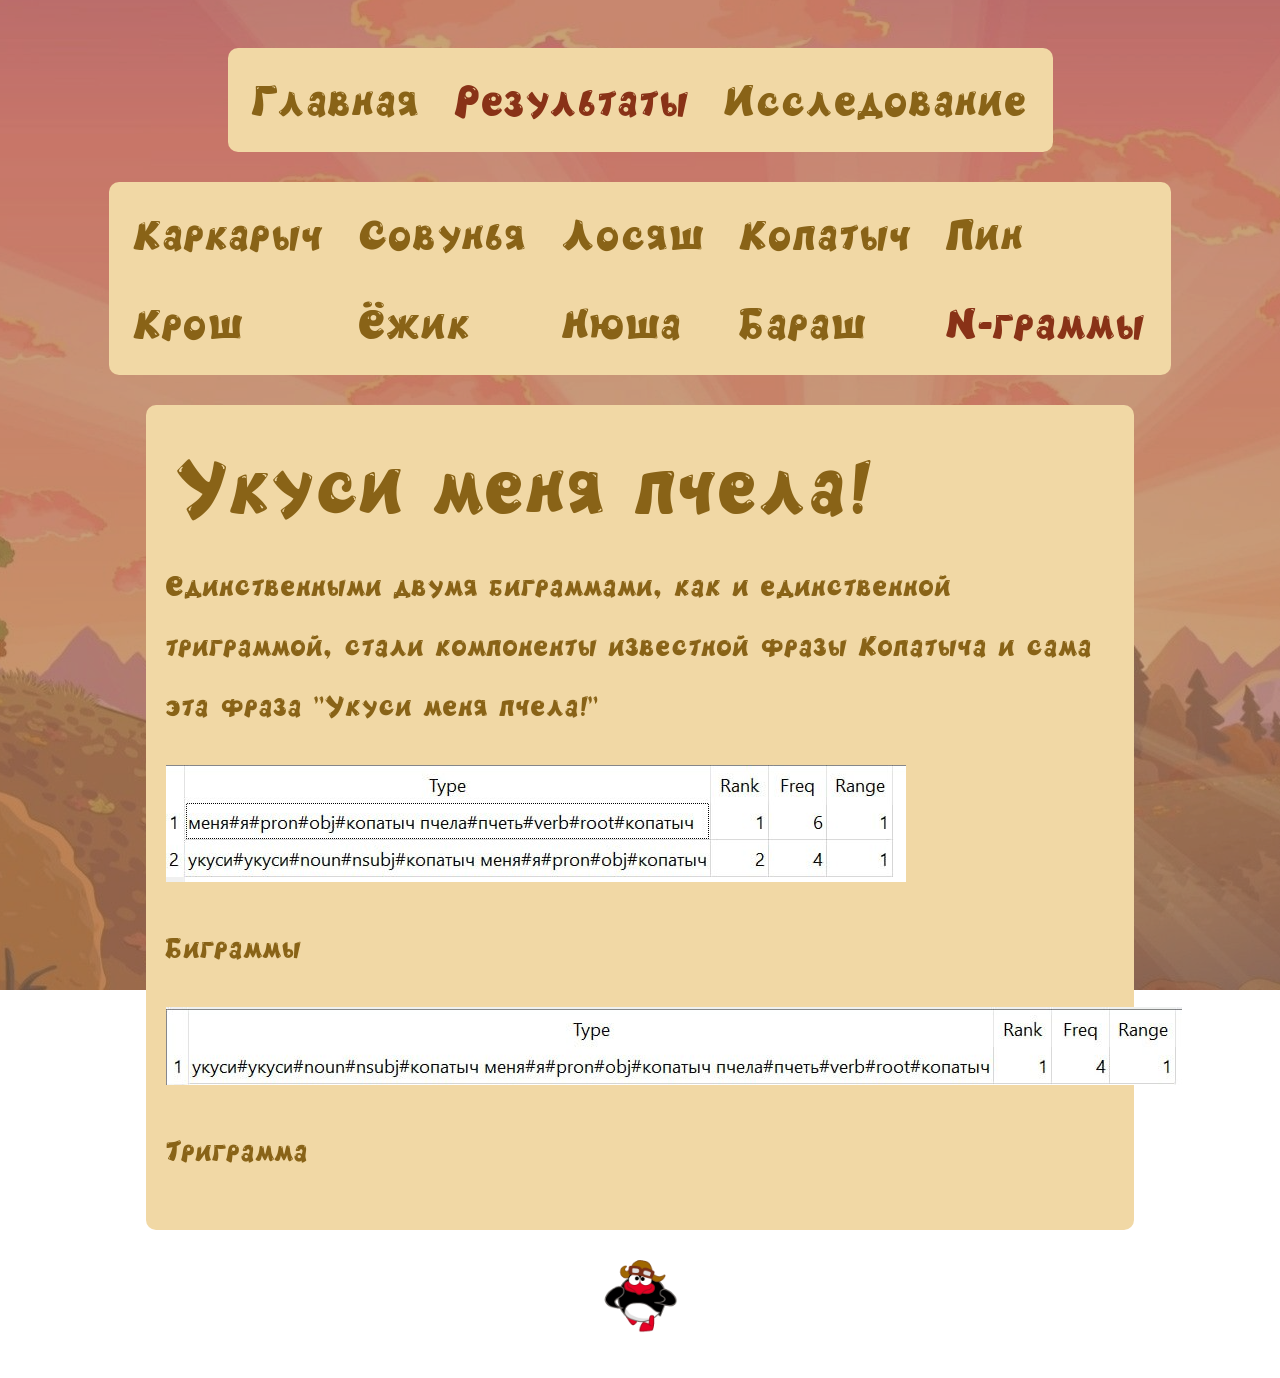
<file: ngram.html>
<!DOCTYPE html>
<html lang="en">
<head>
    <meta charset="UTF-8">
    <meta name="viewport" content="width=device-width, initial-scale=1.0">
    <link rel="stylesheet" href="styles/style.css">
    <title>Лосяш</title>
</head>
<body>
    <table class="nav_table" id="header">
        <tr>
            <td><a href="index.html" class="nav_link">Главная</a></td>
            <td><a href="krosh.html" class="nav_current">Результаты</a></td>
            <td><a href="repo.html" class="nav_link">Исследование</a></td>
        </tr>
    </table>

    <table class="nav_table" id="header">
        <tr>
            <td><a href="karich.html" class="nav_link">Каркарыч</a></td>
            <td><a href="sovunya.html" class="nav_link">Совунья</a></td>
            <td><a href="losyash.html" class="nav_link">Лосяш</a></td>
            <td><a href="kopatich.html" class="nav_link">Копатыч</a></td>
            <td><a href="pin.html" class="nav_link">Пин</a></td>
        </tr>
        <tr>
            <td><a href="krosh.html" class="nav_link">Крош</a></td>
            <td><a href="yozhik.html" class="nav_link">Ёжик</a></td>
            <td><a href="nyusha.html" class="nav_link">Нюша</a></td>
            <td><a href="barash.html" class="nav_link">Бараш</a></td>
            <td><a href="ngram.html" class="nav_current">N-граммы</a></td>
        </tr>
    </table>

    <div class="main_div">
        <p class="header1">Укуси меня пчела!</p>
        <p class="text">Единственными двумя биграммами, как и единственной триграммой, стали компоненты известной фразы Копатыча и сама эта фраза "Укуси меня пчела!"</p>
        <img src="styles/imgs/ukusi_2.jpg">
        <p class="text">Биграммы</p>
        <img src="styles/imgs/ukusi_3.jpg">
        <p class="text">Триграмма</p>
    </div>
    <a href="#header"><img src="styles/imgs/pin_run.gif" class="mini"></a>
</body>
</html>
</file>
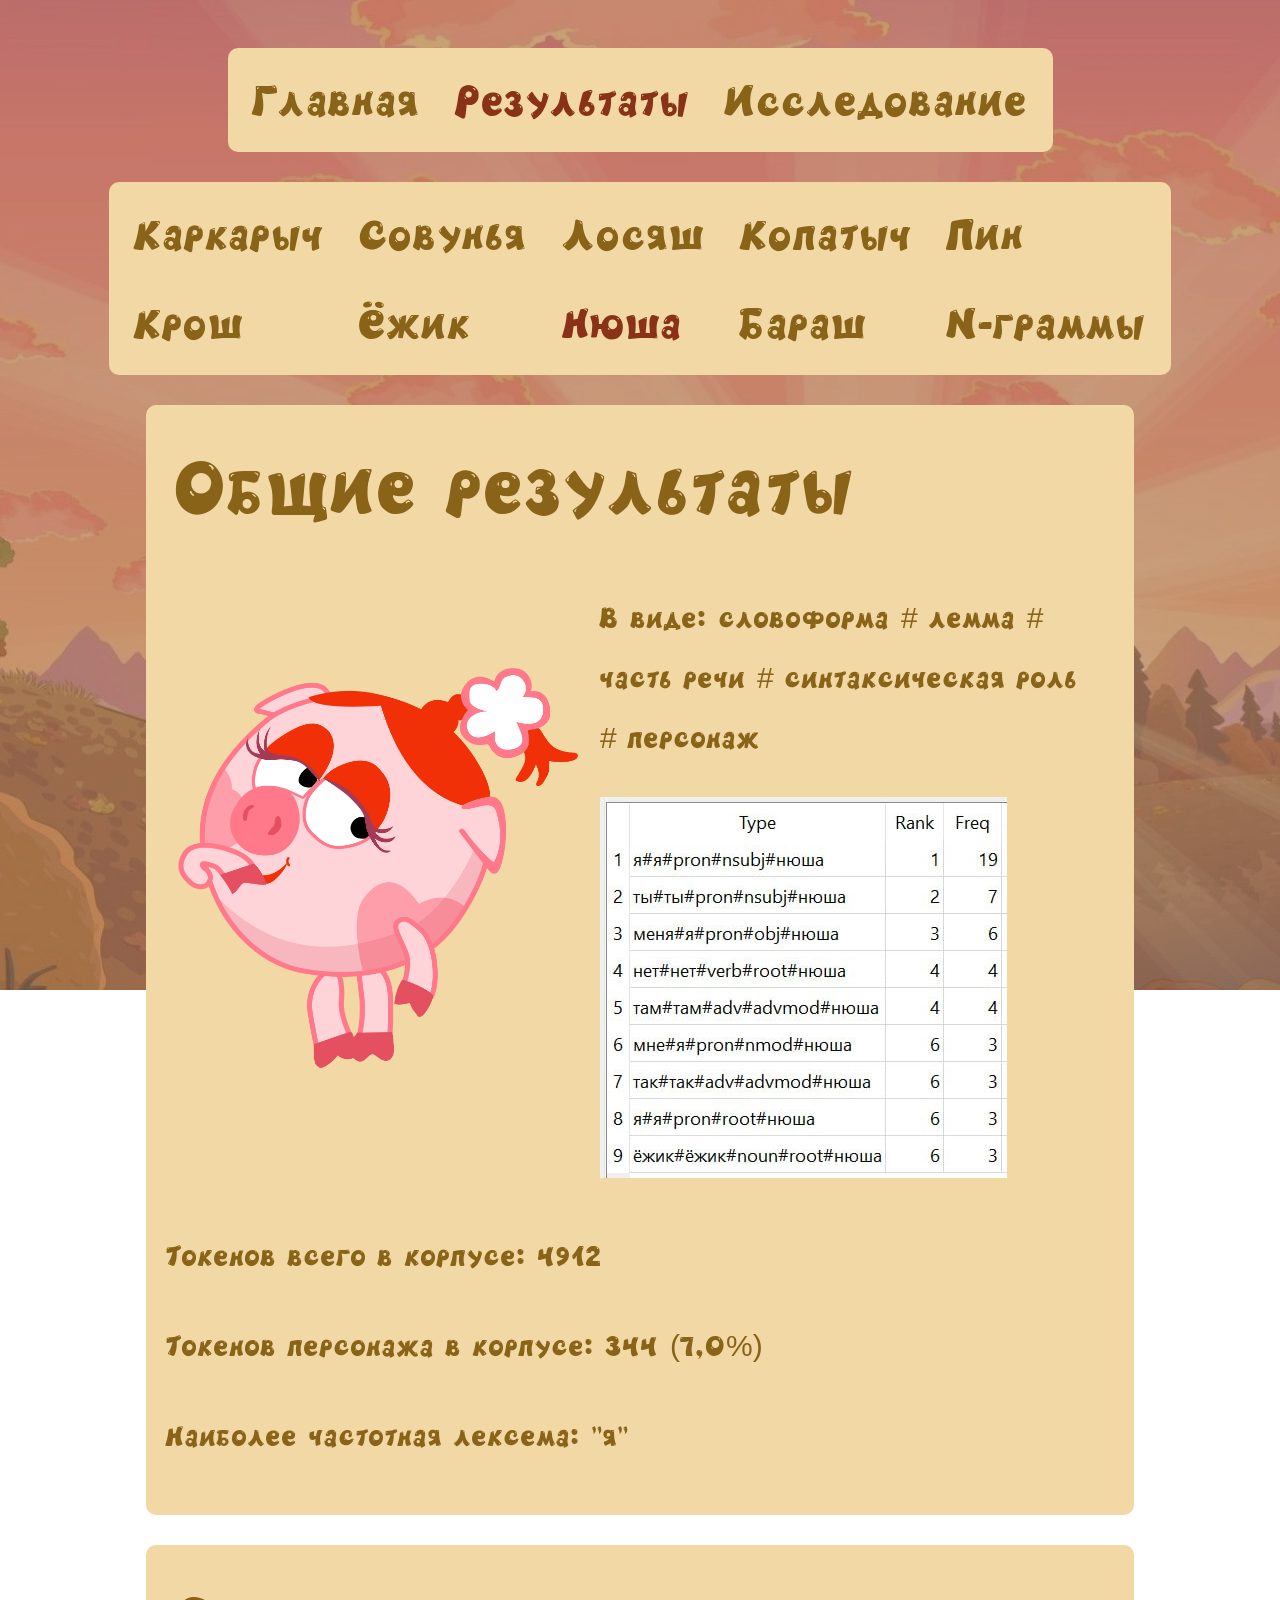
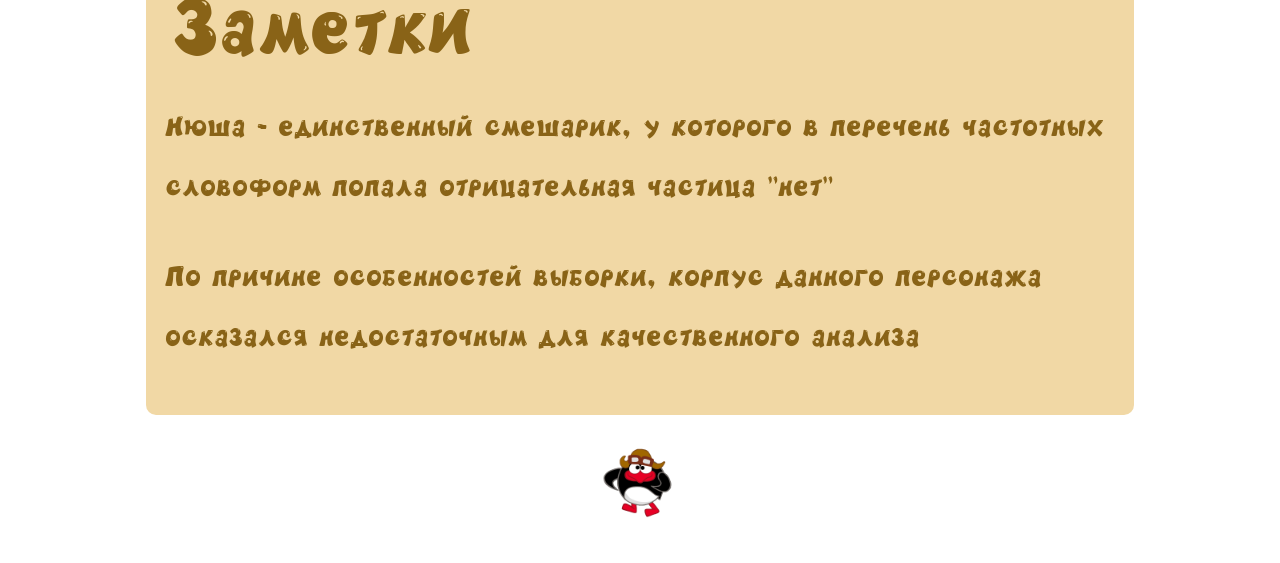
<file: nyusha.html>
<!DOCTYPE html>
<html lang="en">
<head>
    <meta charset="UTF-8">
    <meta name="viewport" content="width=device-width, initial-scale=1.0">
    <link rel="stylesheet" href="styles/style.css">
    <title>Нюша</title>
</head>
<body>
    <table class="nav_table" id="header">
        <tr>
            <td><a href="index.html" class="nav_link">Главная</a></td>
            <td><a href="krosh.html" class="nav_current">Результаты</a></td>
            <td><a href="repo.html" class="nav_link">Исследование</a></td>
        </tr>
    </table>

    <table class="nav_table" id="header">
        <tr>
            <td><a href="karich.html" class="nav_link">Каркарыч</a></td>
            <td><a href="sovunya.html" class="nav_link">Совунья</a></td>
            <td><a href="losyash.html" class="nav_link">Лосяш</a></td>
            <td><a href="kopatich.html" class="nav_link">Копатыч</a></td>
            <td><a href="pin.html" class="nav_link">Пин</a></td>
        </tr>
        <tr>
            <td><a href="krosh.html" class="nav_link">Крош</a></td>
            <td><a href="yozhik.html" class="nav_link">Ёжик</a></td>
            <td><a href="nyusha.html" class="nav_current">Нюша</a></td>
            <td><a href="barash.html" class="nav_link">Бараш</a></td>
            <td><a href="ngram.html" class="nav_link">N-граммы</a></td>
        </tr>
    </table>

    <div class="main_div">
        <p class="header1">Общие результаты</p>
        <table>
            <tr>
                <td>
                    <img class="portrait" src="styles/imgs/nyusha.png">
                </td>
                <td>
                    <p class="text">В виде: словоформа # лемма # часть речи # синтаксическая роль # персонаж</p>
                    <img src="styles/imgs/nyusha_res.jpg">
                </td>
            </tr>
        </table>
        <p class="text">Токенов всего в корпусе: 4912</p>
        <p class="text">Токенов персонажа в корпусе: 344 (7,0%)</p>
        <p class="text">Наиболее частотная лексема: "я"</p>
    </div>
    <div class="main_div">
        <p class="header1">Заметки</p>
        <p class="text">Нюша - единственный смешарик, у которого в перечень частотных словоформ попала отрицательная частица "нет"</p>
        <p class="text">По причине особенностей выборки, корпус данного персонажа осказался недостаточным для качественного анализа</p>
    </div>
    <a href="#header"><img src="styles/imgs/pin_run.gif" class="mini"></a>
</body>
</html>
</file>
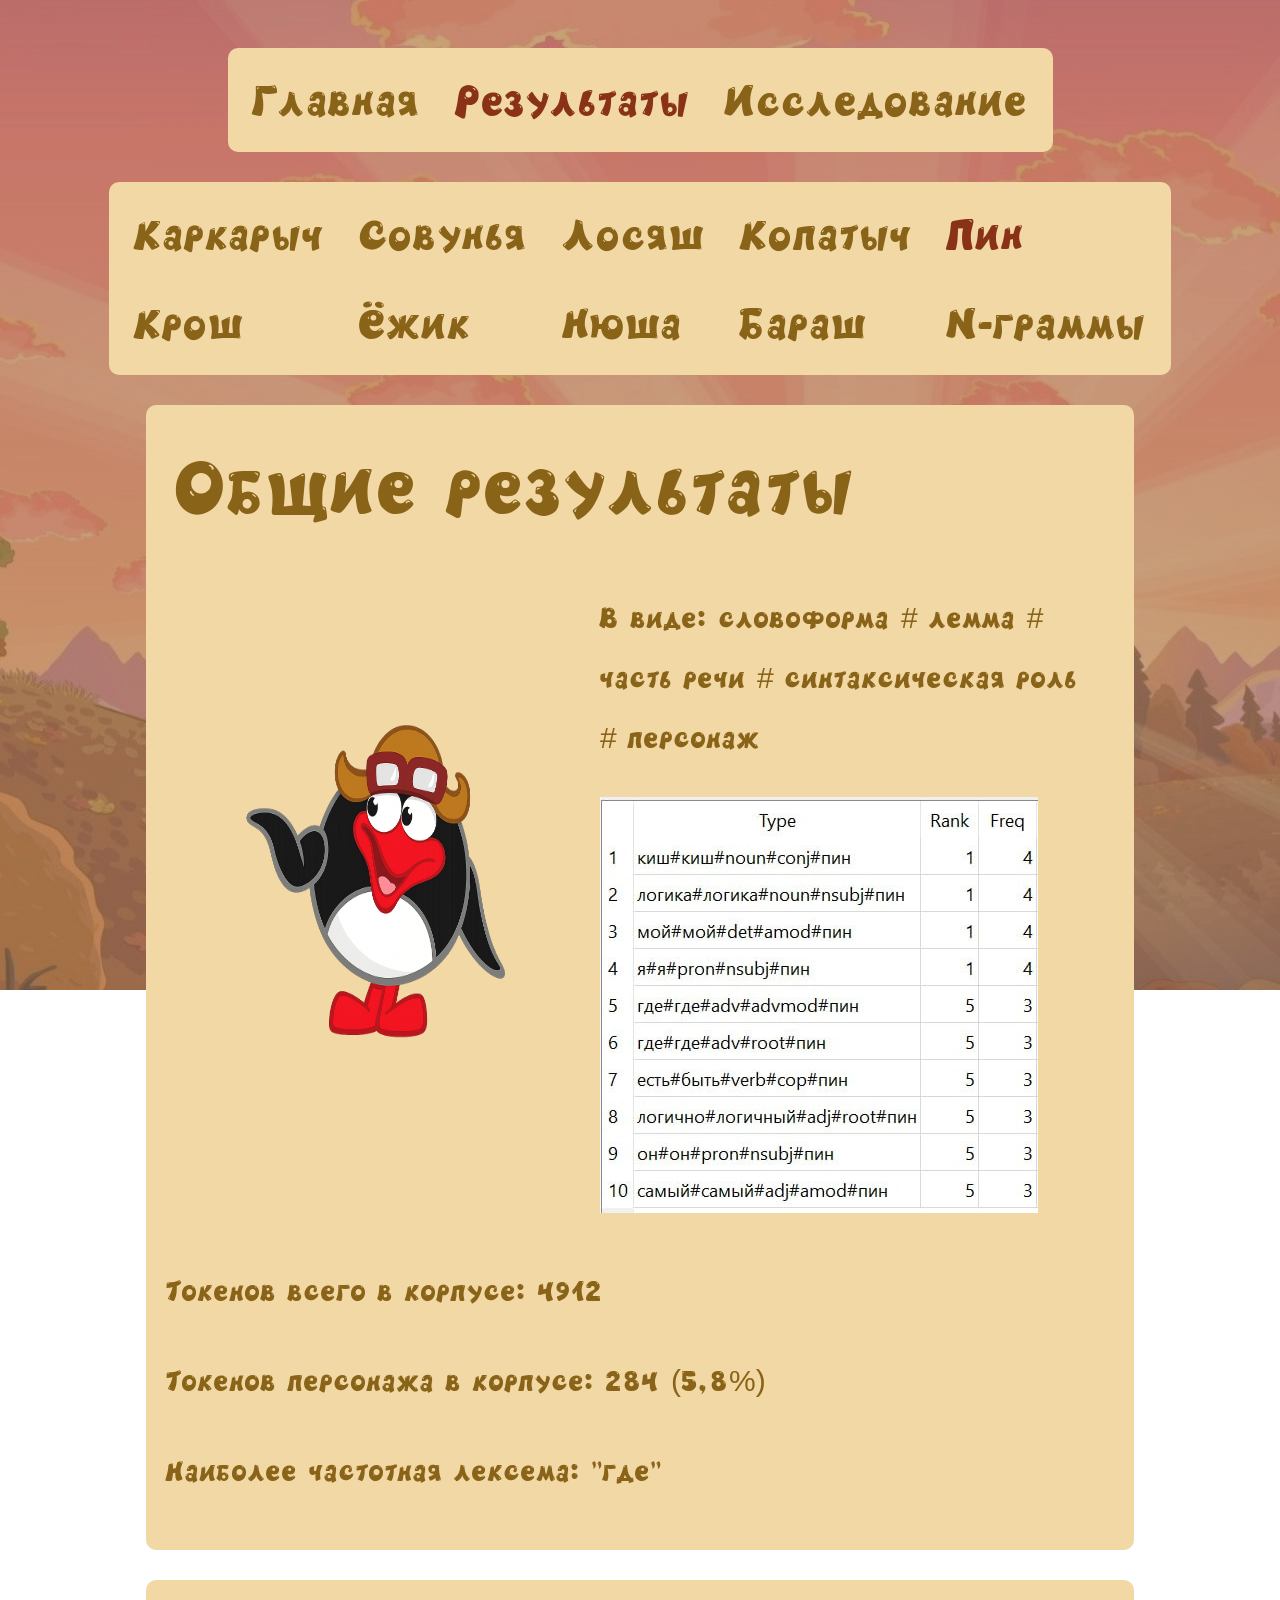
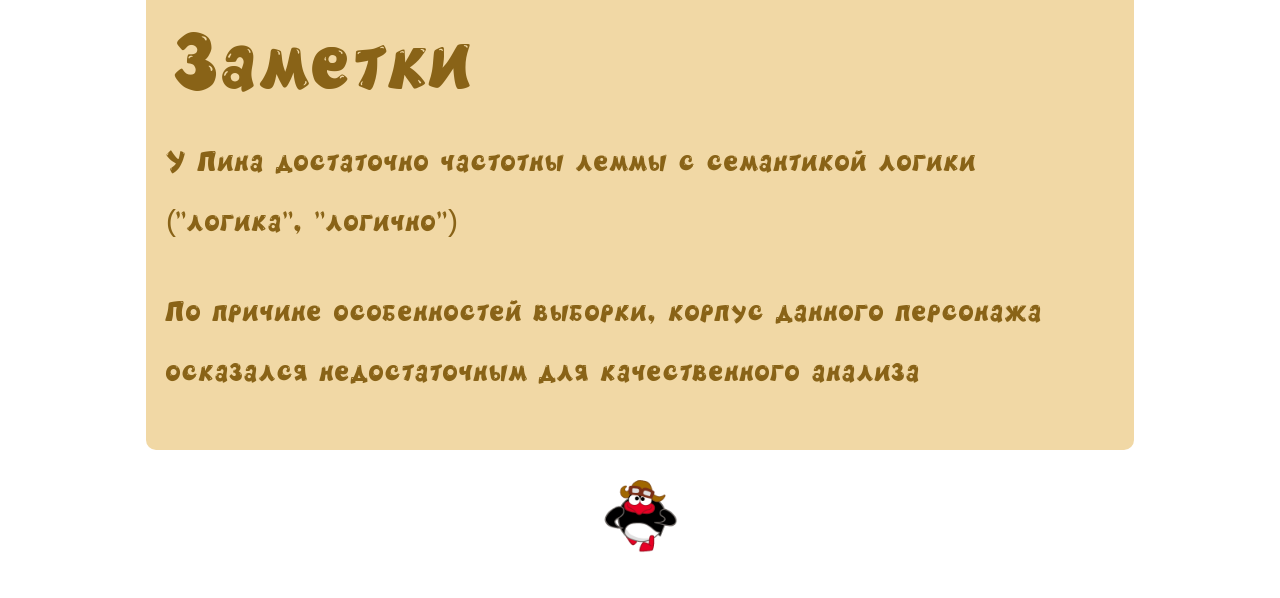
<file: pin.html>
<!DOCTYPE html>
<html lang="en">
<head>
    <meta charset="UTF-8">
    <meta name="viewport" content="width=device-width, initial-scale=1.0">
    <link rel="stylesheet" href="styles/style.css">
    <title>Пин</title>
</head>
<body>
    <table class="nav_table" id="header">
        <tr>
            <td><a href="index.html" class="nav_link">Главная</a></td>
            <td><a href="krosh.html" class="nav_current">Результаты</a></td>
            <td><a href="repo.html" class="nav_link">Исследование</a></td>
        </tr>
    </table>

    <table class="nav_table" id="header">
        <tr>
            <td><a href="karich.html" class="nav_link">Каркарыч</a></td>
            <td><a href="sovunya.html" class="nav_link">Совунья</a></td>
            <td><a href="losyash.html" class="nav_link">Лосяш</a></td>
            <td><a href="kopatich.html" class="nav_link">Копатыч</a></td>
            <td><a href="pin.html" class="nav_current">Пин</a></td>
        </tr>
        <tr>
            <td><a href="krosh.html" class="nav_link">Крош</a></td>
            <td><a href="yozhik.html" class="nav_link">Ёжик</a></td>
            <td><a href="nyusha.html" class="nav_link">Нюша</a></td>
            <td><a href="barash.html" class="nav_link">Бараш</a></td>
            <td><a href="ngram.html" class="nav_link">N-граммы</a></td>
        </tr>
    </table>

    <div class="main_div">
        <p class="header1">Общие результаты</p>
        <table>
            <tr>
                <td>
                    <img class="portrait" src="styles/imgs/pin.png">
                </td>
                <td>
                    <p class="text">В виде: словоформа # лемма # часть речи # синтаксическая роль # персонаж</p>
                    <img src="styles/imgs/pin_res.jpg">
                </td>
            </tr>
        </table>
        <p class="text">Токенов всего в корпусе: 4912</p>
        <p class="text">Токенов персонажа в корпусе: 284 (5,8%)</p>
        <p class="text">Наиболее частотная лексема: "где"</p>
    </div>
    <div class="main_div">
        <p class="header1">Заметки</p>
        <p class="text">У Пина достаточно частотны леммы с семантикой логики ("логика", "логично")</p>
        <p class="text">По причине особенностей выборки, корпус данного персонажа осказался недостаточным для качественного анализа</p>
    </div>
    <a href="#header"><img src="styles/imgs/pin_run.gif" class="mini"></a>
</body>
</html>
</file>
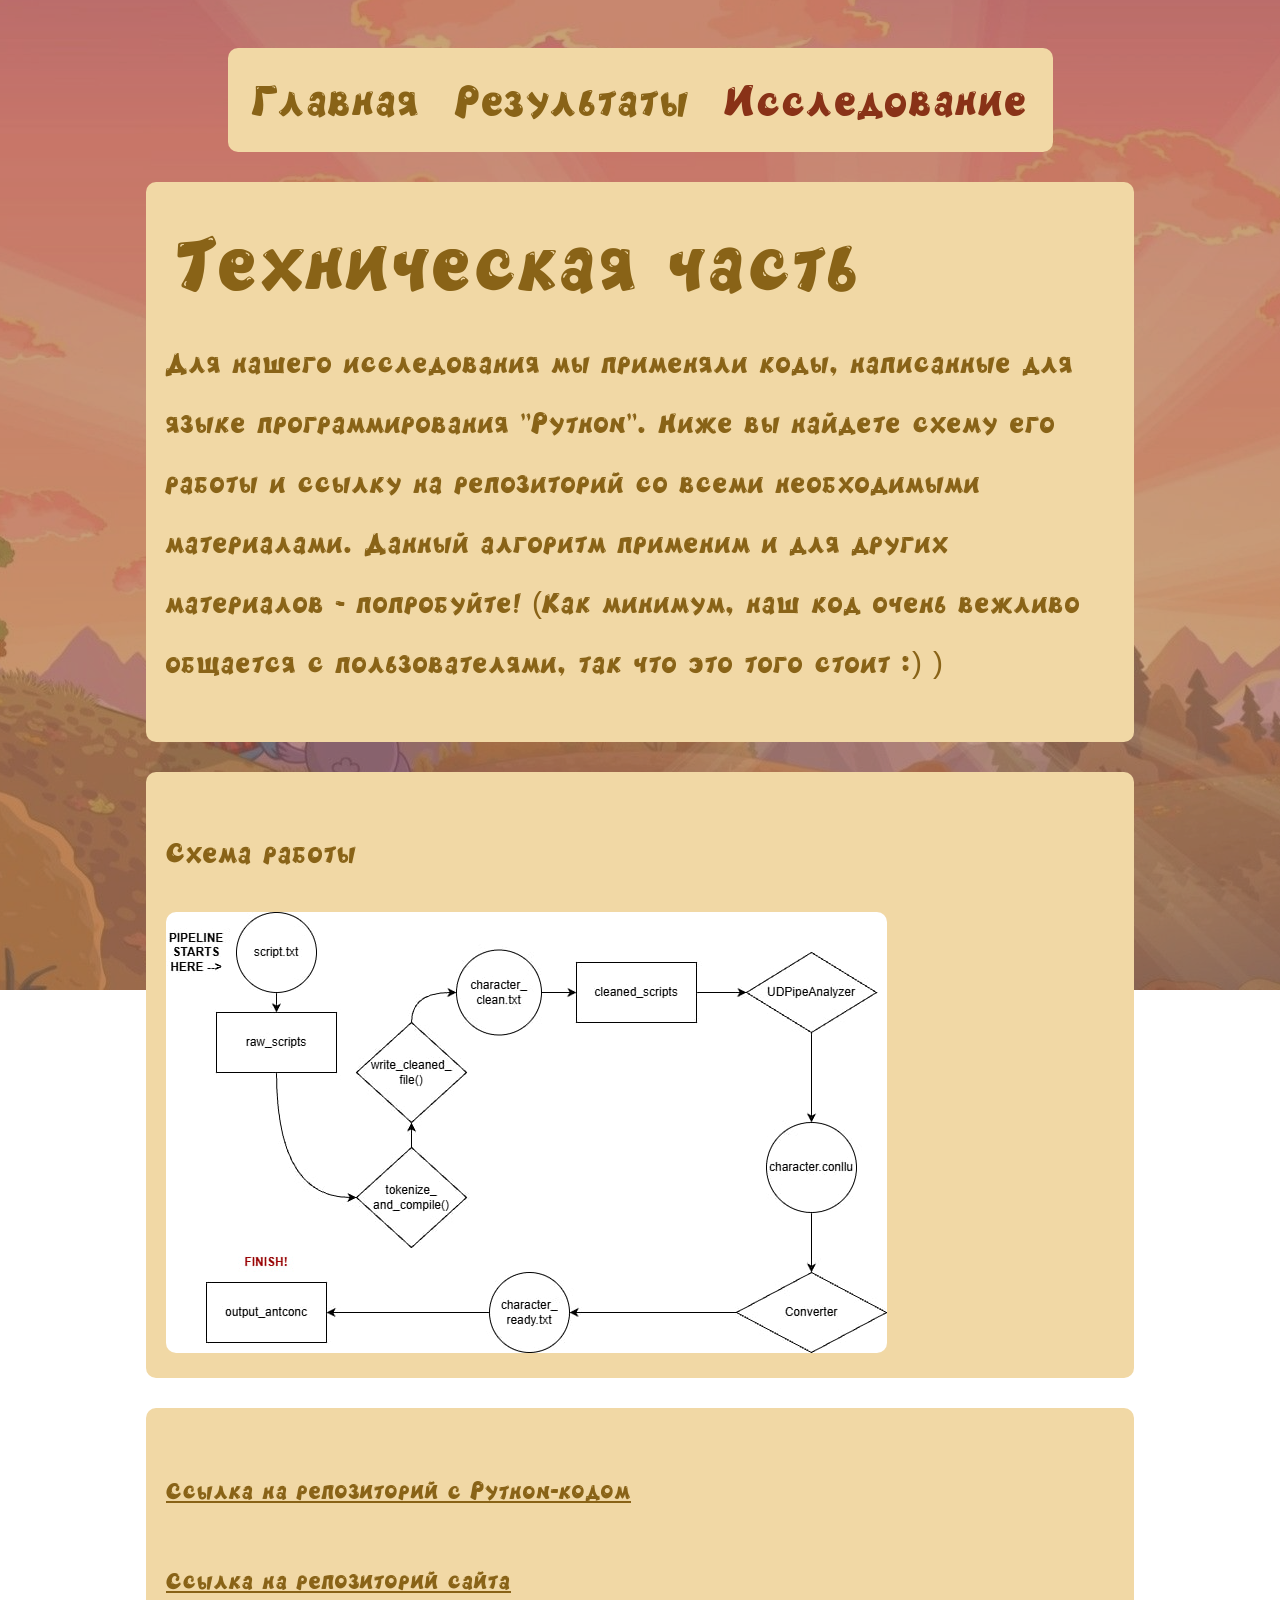
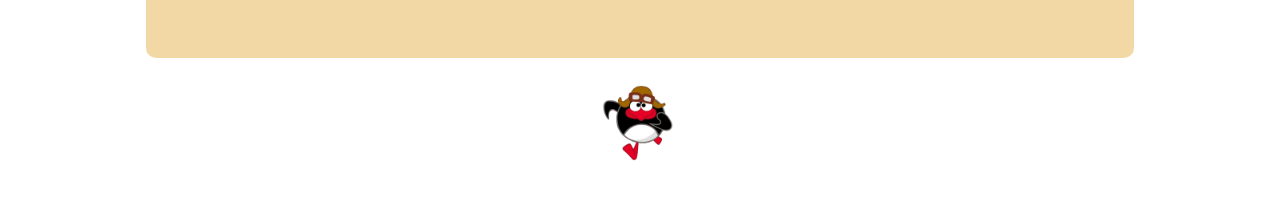
<file: repo.html>
<!DOCTYPE html>
<html lang="en">
<head>
    <meta charset="UTF-8">
    <meta name="viewport" content="width=device-width, initial-scale=1.0">
    <link rel="stylesheet" href="styles/style.css">
    <title>Исследование</title>
</head>
<body>
    <table class="nav_table" id="header">
        <tr>
            <td><a href="index.html" class="nav_link">Главная</a></td>
            <td><a href="krosh.html" class="nav_link">Результаты</a></td>
            <td><a href="repo.html" class="nav_current">Исследование</a></td>
        </tr>
    </table>
    <div class="main_div">
        <p class="header1">Техническая часть</p>
        <p class="text">Для нашего исследования мы применяли коды, написанные для языке программирования "Python". Ниже вы найдете схему его работы и ссылку на репозиторий со всеми необходимыми материалами. Данный алгоритм применим и для других материалов - попробуйте! (Как минимум, наш код очень вежливо общается с пользователями, так что это того стоит :) )</p>
    </div>
    <div class="main_div">
        <p class="text">Схема работы</p>
        <img style="border-radius: 10px" src="styles/imgs/pipeline.jpg">
    </div>
    <div class="main_div">
        <p class="text"><a href="https://github.com/aimlesslyw4lking/movie-script-preprocesser-project">Ссылка на репозиторий c Python-кодом</a></p>
        <p class="text"><a href="https://github.com/Jonquilot/Smeshariki">Ссылка на репозиторий сайта</a></p>
    </div>
    <a href="#header"><img src="styles/imgs/pin_run.gif" class="mini"></a>
</body>
</html>
</file>
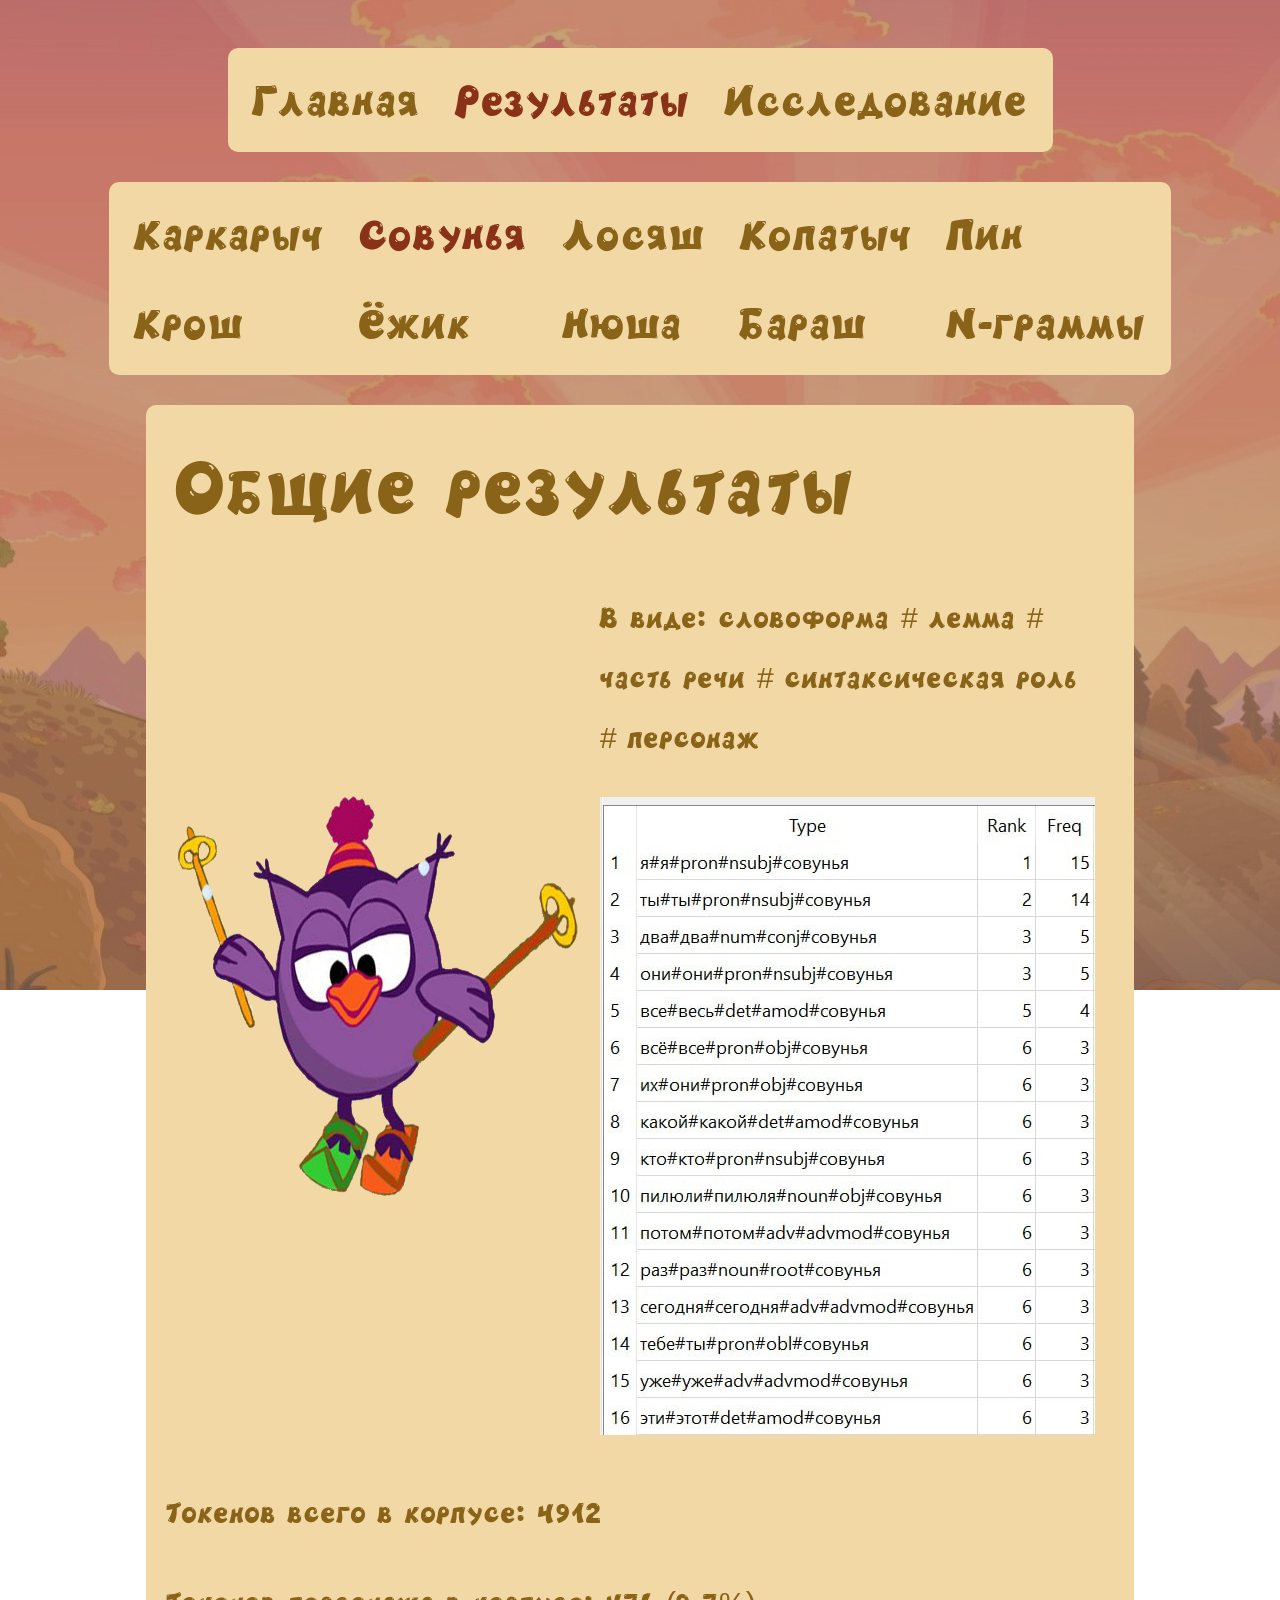
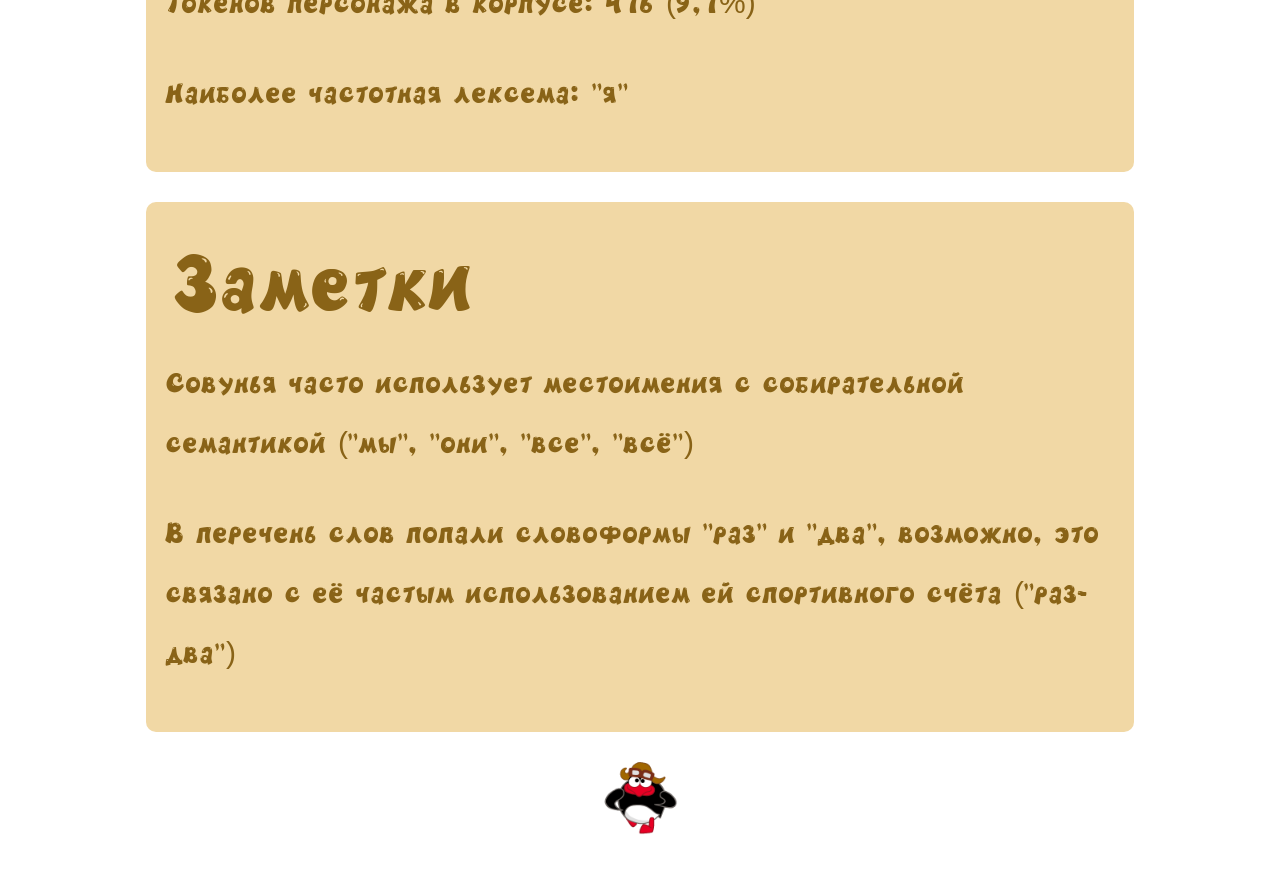
<file: sovunya.html>
<!DOCTYPE html>
<html lang="en">
<head>
    <meta charset="UTF-8">
    <meta name="viewport" content="width=device-width, initial-scale=1.0">
    <link rel="stylesheet" href="styles/style.css">
    <title>Совунья</title>
</head>
<body>
    <table class="nav_table" id="header">
        <tr>
            <td><a href="index.html" class="nav_link">Главная</a></td>
            <td><a href="krosh.html" class="nav_current">Результаты</a></td>
            <td><a href="repo.html" class="nav_link">Исследование</a></td>
        </tr>
    </table>

    <table class="nav_table" id="header">
        <tr>
            <td><a href="karich.html" class="nav_link">Каркарыч</a></td>
            <td><a href="sovunya.html" class="nav_current">Совунья</a></td>
            <td><a href="losyash.html" class="nav_link">Лосяш</a></td>
            <td><a href="kopatich.html" class="nav_link">Копатыч</a></td>
            <td><a href="pin.html" class="nav_link">Пин</a></td>
        </tr>
        <tr>
            <td><a href="krosh.html" class="nav_link">Крош</a></td>
            <td><a href="yozhik.html" class="nav_link">Ёжик</a></td>
            <td><a href="nyusha.html" class="nav_link">Нюша</a></td>
            <td><a href="barash.html" class="nav_link">Бараш</a></td>
            <td><a href="ngram.html" class="nav_link">N-граммы</a></td>
        </tr>
    </table>

    <div class="main_div">
        <p class="header1">Общие результаты</p>
        <table>
            <tr>
                <td>
                    <img class="portrait" src="styles/imgs/sovunya.png">
                </td>
                <td>
                    <p class="text">В виде: словоформа # лемма # часть речи # синтаксическая роль # персонаж</p>
                    <img src="styles/imgs/sovunya_res.png">
                </td>
            </tr>
        </table>
        <p class="text">Токенов всего в корпусе: 4912</p>
        <p class="text">Токенов персонажа в корпусе: 476 (9,7%)</p>
        <p class="text">Наиболее частотная лексема: "я"</p>
    </div>
    <div class="main_div">
        <p class="header1">Заметки</p>
        <p class="text">Совунья часто использует местоимения с собирательной семантикой ("мы", "они", "все", "всё")</p>
        <p class="text">В перечень слов попали словоформы "раз" и "два", возможно, это связано с её частым использованием ей спортивного счёта ("раз-два")</p>
    </div>
    <a href="#header"><img src="styles/imgs/pin_run.gif" class="mini"></a>
</body>
</html>
</file>
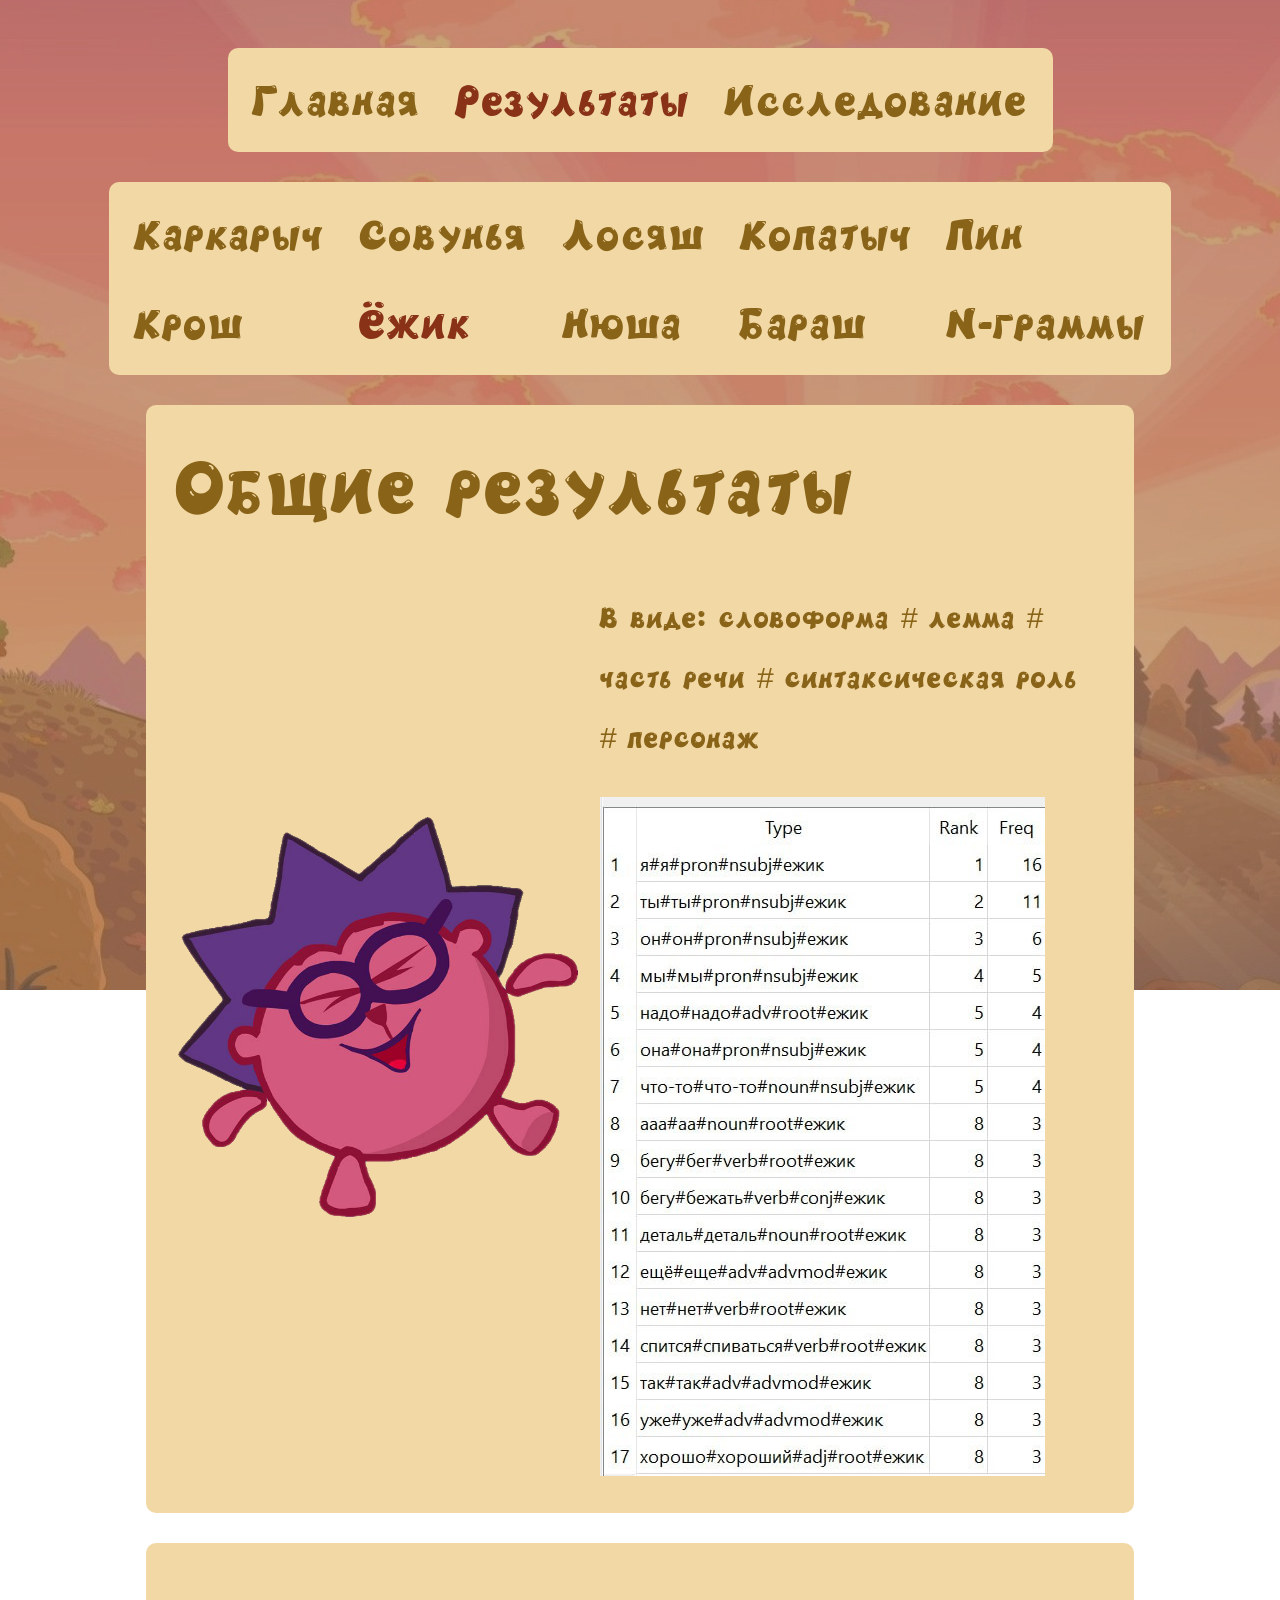
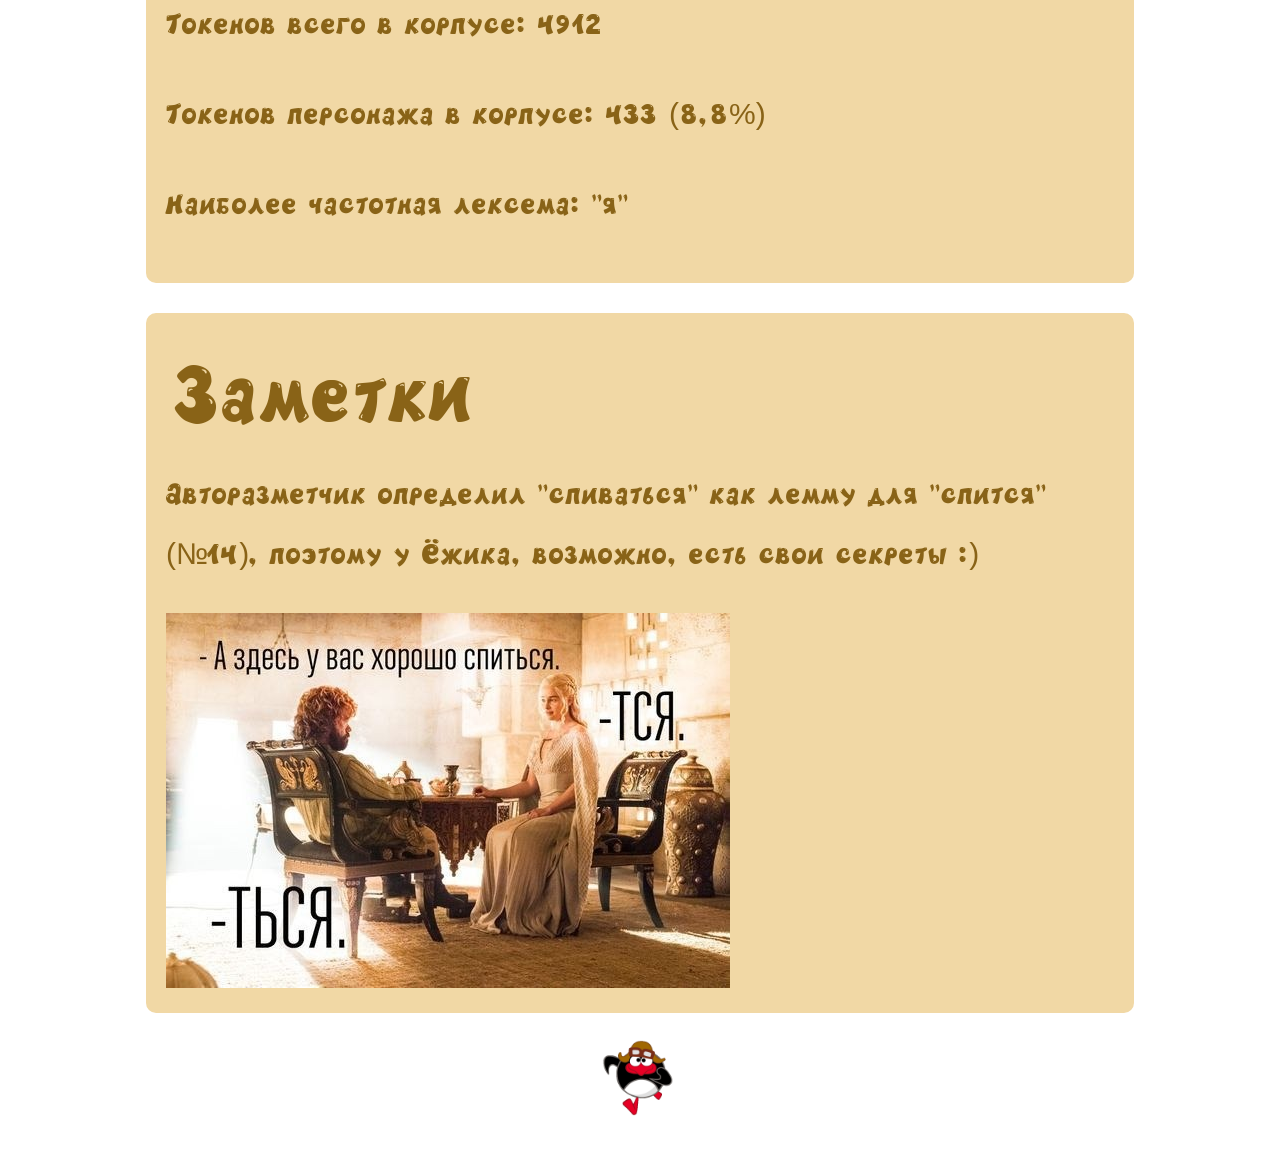
<file: yozhik.html>
<!DOCTYPE html>
<html lang="en">
<head>
    <meta charset="UTF-8">
    <meta name="viewport" content="width=device-width, initial-scale=1.0">
    <link rel="stylesheet" href="styles/style.css">
    <title>Ёжик</title>
</head>
<body>
    <table class="nav_table" id="header">
        <tr>
            <td><a href="index.html" class="nav_link">Главная</a></td>
            <td><a href="krosh.html" class="nav_current">Результаты</a></td>
            <td><a href="repo.html" class="nav_link">Исследование</a></td>
        </tr>
    </table>

    <table class="nav_table" id="header">
        <tr>
            <td><a href="karich.html" class="nav_link">Каркарыч</a></td>
            <td><a href="sovunya.html" class="nav_link">Совунья</a></td>
            <td><a href="losyash.html" class="nav_link">Лосяш</a></td>
            <td><a href="kopatich.html" class="nav_link">Копатыч</a></td>
            <td><a href="pin.html" class="nav_link">Пин</a></td>
        </tr>
        <tr>
            <td><a href="krosh.html" class="nav_link">Крош</a></td>
            <td><a href="yozhik.html" class="nav_current">Ёжик</a></td>
            <td><a href="nyusha.html" class="nav_link">Нюша</a></td>
            <td><a href="barash.html" class="nav_link">Бараш</a></td>
            <td><a href="ngram.html" class="nav_link">N-граммы</a></td>
        </tr>
    </table>

    <div class="main_div">
        <p class="header1">Общие результаты</p>
        <table>
            <tr>
                <td>
                    <img class="portrait" src="styles/imgs/yozhik.png">
                </td>
                <td>
                    <p class="text">В виде: словоформа # лемма # часть речи # синтаксическая роль # персонаж</p>
                    <img src="styles/imgs/yozhik_res.jpg">
                </td>
            </tr>
        </table>
    </div>
    <div class="main_div">
        <p class="text">Токенов всего в корпусе: 4912</p>
        <p class="text">Токенов персонажа в корпусе: 433 (8,8%)</p>
        <p class="text">Наиболее частотная лексема: "я"</p>
    </div>
    <div class="main_div">
        <p class="header1">Заметки</p>
        <p class="text">Авторазметчик определил "спиваться" как лемму для "спится" (№14), поэтому у Ёжика, возможно, есть свои секреты :)</p>
        <img src="styles/imgs/spitsya.jpg">
    </div>
    <a href="#header"><img src="styles/imgs/pin_run.gif" class="mini"></a>
</body>
</html>
</file>
<file: styles/style.css>
:root {
    --div: #f1d8a5;
    --text: #896317;
    --nav_act: #893217;
}

@font-face {
  font-family: "Smeshariki";
  src: url('fonts/Smeshariki.ttf') format("truetype");
  font-weight: normal;
  font-style: normal;
}

body {
    display: flex;
    font-family: "Smeshariki", Arial, sans-serif;
    background-image: url('imgs/bg_pic.png');
    background-size: auto;
    background-position: center;
    background-repeat: no-repeat;
    background-attachment: fixed;
    align-items: center;
    min-height: 800px;
    flex-direction: column;
    padding: 25px 0;
    overflow-x: hidden;
}

td {
    padding: 10px;
}

a {
    font-size: 25px;
    color: var(--text);
    line-height: 200%;
}

a:hover {
    color: var(--nav_act);
}

li::marker {
  color: #896317;
}

.header1 {
    font-size: 80px;
    color: var(--text);
    line-height: 100%;
    margin: 20px 10px 20px 10px;
}

.nav_link {
    color:var(--text);
    font-size: 45px;
    font-weight: normal;
    line-height: 120%;
    text-decoration: none;
}

.nav_link:hover {
    color: var(--nav_act);
    text-decoration: underline;
}

.nav_current {
    color:var(--nav_act);
    font-size: 45px;
    font-weight: normal;
    line-height: 120%;
    text-decoration: none;
}

.nav_table {
    box-align: center;
    background-color: var(--div);
    border-radius: 10px;
    margin: 15px;
    border-collapse: separate;
    border-spacing: 15px;
}

.main_div {
    background-color: var(--div);
    height: auto;
    width: 75%;
    text-align: left;
    justify-content: center;
    border-radius: 10px;
    padding: 20px 20px 20px 20px;
    margin: 15px;
}

.decor {
    margin: 10px;
    max-width: 40%;
    max-height: 40%;
    padding: 0px 20px 0px 20px;
}

.mini {
    width: 100px;
    height: 100px;
    padding: 0px 0px 0px 0px;
    display: block; 
    margin: auto;
}

.frame {
    width: 400px;
    height: 400px;
    border-radius: 50%;
}

.portrait {
    width: 400px;
    height: 400px;
}

.text {
    font-size: 30px;
    color: var(--text);
    line-height: 200%;
}
</file>
